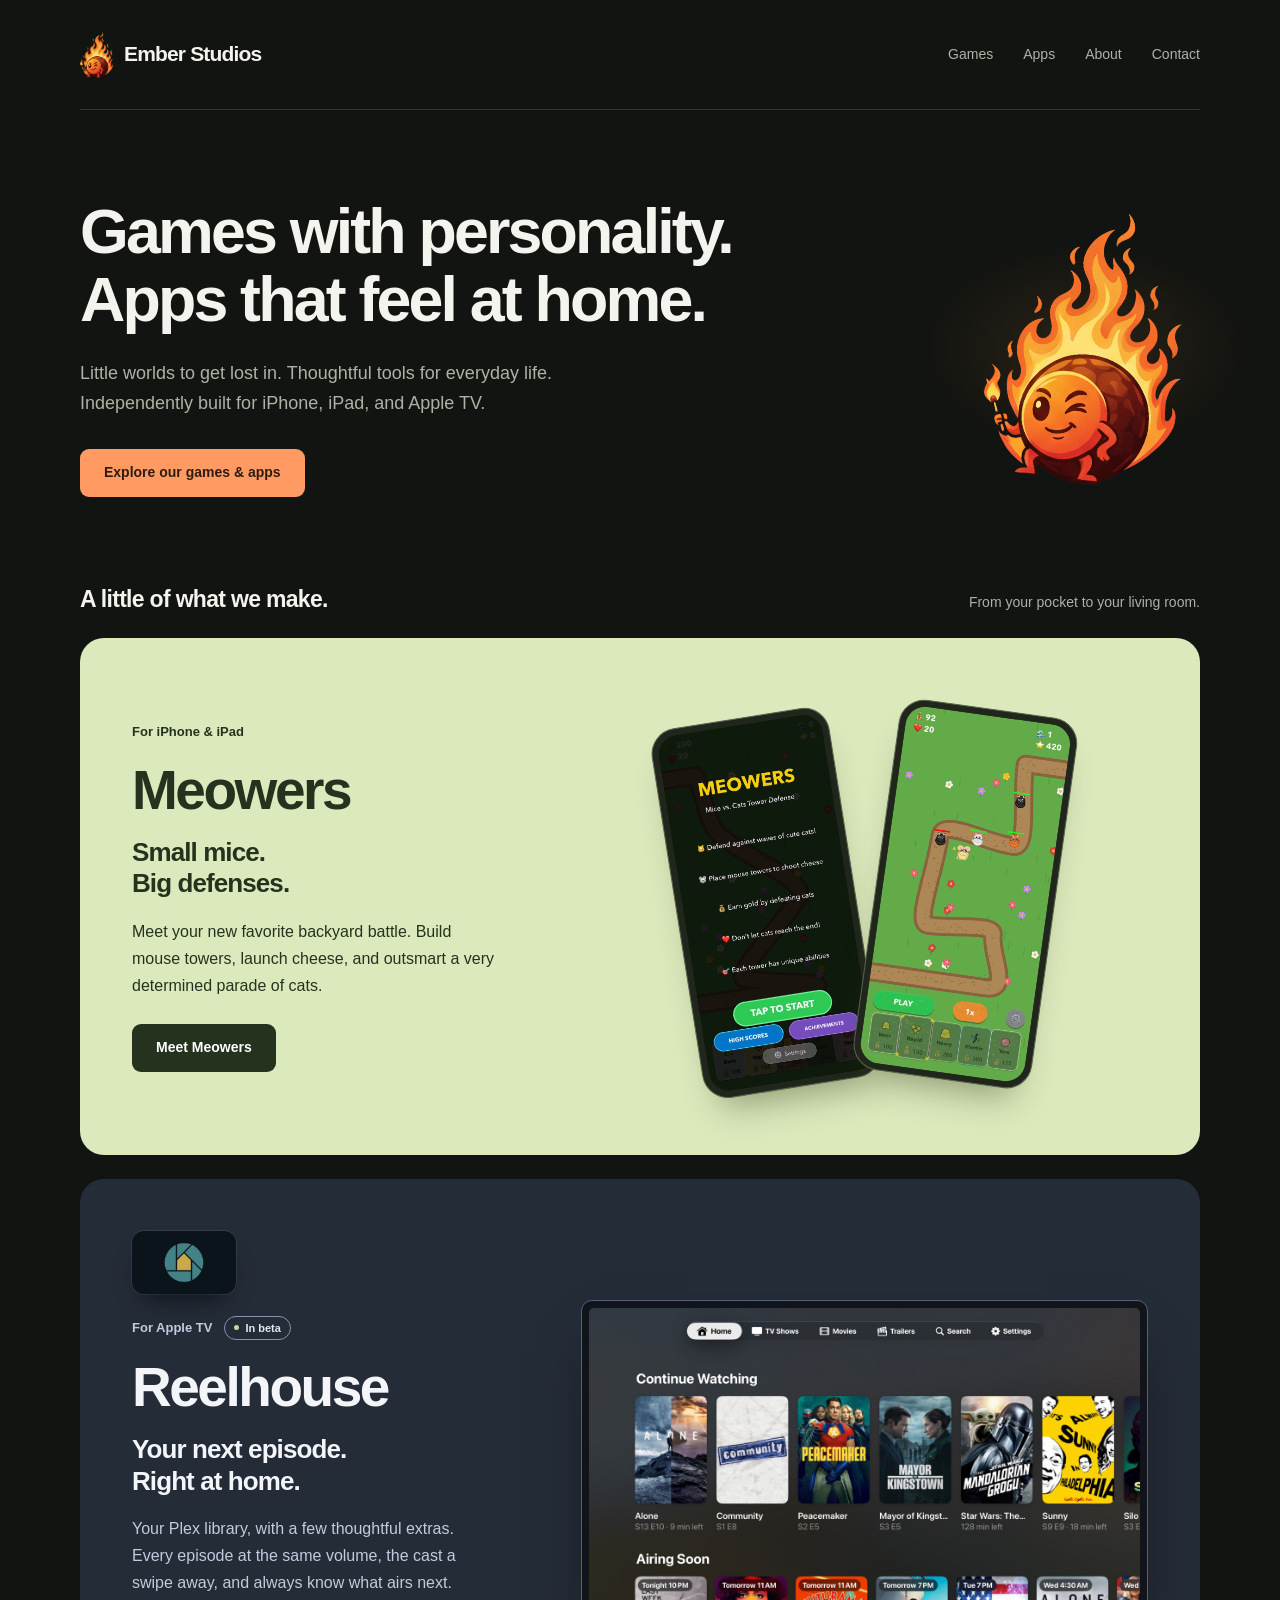
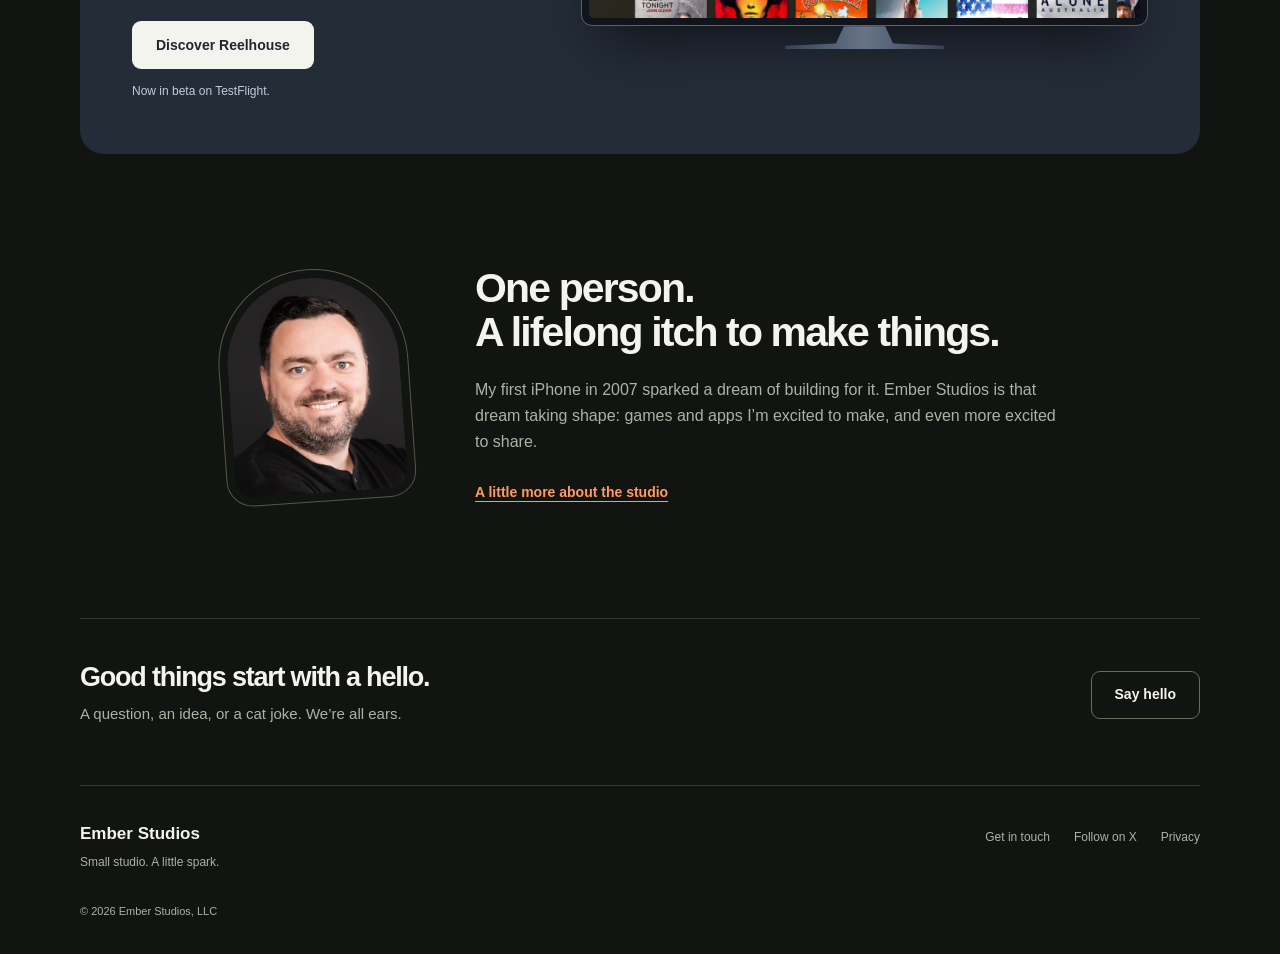
<file: index.html>
<!DOCTYPE html>
<html lang="en">
<head>
  <meta charset="UTF-8">
  <meta name="viewport" content="width=device-width, initial-scale=1.0">
  <title>Ember Studios — Indie Games &amp; Apps for Apple Platforms</title>
  <meta name="description" content="Ember Studios is an indie studio crafting fun, beautifully designed games and apps for iPhone, iPad, and Apple TV.">
  <meta property="og:title" content="Ember Studios">
  <meta property="og:description" content="Indie studio crafting games and apps for Apple platforms.">
  <meta property="og:type" content="website">
  <meta property="og:url" content="https://emberstudios.dev">
  <link rel="apple-touch-icon" sizes="180x180" href="apple-touch-icon.png">
  <link rel="icon" type="image/png" sizes="32x32" href="favicon-32x32.png">
  <link rel="icon" type="image/png" sizes="16x16" href="favicon-16x16.png">
  <link rel="icon" href="favicon.ico">
  <link rel="stylesheet" href="style.css?v=20260923">
</head>
<body>
  <a class="skip-link" href="#main">Skip to content</a>
  <header class="site-header">
    <a class="brand" href="index.html" aria-label="Ember Studios home">
      <img src="logo.png" alt="" width="36" height="50">
      <span>Ember Studios</span>
    </a>
    <nav aria-label="Main navigation">
      <a href="games.html">Games</a>
      <a href="apps.html">Apps</a>
      <a href="about.html">About</a>
      <a href="contact.html">Contact</a>
    </nav>
  </header>
  <main id="main" tabindex="-1" class="home-main">
    <section class="hero" aria-labelledby="hero-title">
      <div class="hero-copy">
        <h1 id="hero-title">Games with personality.<br>Apps that feel at home.</h1>
        <p>Little worlds to get lost in. Thoughtful tools for everyday life.<br class="desktop-break"> Independently built for iPhone, iPad, and Apple TV.</p>
        <a class="button button-primary" href="#our-work">Explore our games &amp; apps</a>
      </div>
      <div class="hero-mascot"><img src="logo.png" alt="Ember, our smiling flame mascot" width="691" height="972" fetchpriority="high"></div>
    </section>

    <section class="work" id="our-work" aria-labelledby="work-title">
      <div class="section-heading"><h2 id="work-title">A little of what we make.</h2><p>From your pocket to your living room.</p></div>
      <article class="product product-meowers">
        <div class="product-copy">
          <p class="platform">For iPhone &amp; iPad</p>
          <h3>Meowers</h3>
          <p class="product-pitch">Small mice.<br>Big defenses.</p>
          <p>Meet your new favorite backyard battle. Build mouse towers, launch cheese, and outsmart a very determined parade of cats.</p>
          <a class="button button-dark" href="games.html">Meet Meowers</a>
        </div>
        <div class="phone-stage" aria-label="Meowers game preview">
          <div class="phone phone-secondary"><img src="assets/meowers_1.jpeg" alt="Meowers title screen with its cats and mice" width="591" height="1280" loading="lazy"></div>
          <div class="phone phone-primary"><img src="assets/meowers_2.jpeg" alt="Mouse towers defending a winding garden path in Meowers" width="591" height="1280" loading="lazy"></div>
        </div>
      </article>
      <article class="product product-airdate">
        <div class="product-copy">
          <img class="app-icon" src="assets/reelhouse-icon.jpeg" alt="" width="640" height="384">
          <p class="platform">For Apple TV <span class="status">In beta</span></p>
          <h3>Reelhouse</h3>
          <p class="product-pitch">Your next episode.<br>Right at home.</p>
          <p>Your Plex library, with a few thoughtful extras. Every episode at the same volume, the cast a swipe away, and always know what airs next.</p>
          <a class="button button-light" href="apps.html">Discover Reelhouse</a>
          <p class="availability">Now in beta on TestFlight.</p>
        </div>
        <div class="tv-stage"><div class="tv"><img src="assets/airdate_1.jpeg" alt="Reelhouse on Apple TV showing Continue Watching and Airing Soon" width="1280" height="720" loading="lazy"></div><div class="tv-stand" aria-hidden="true"></div></div>
      </article>
    </section>

    <section class="founder" aria-labelledby="founder-title">
      <div class="founder-photo"><img src="headshot.jpg" alt="The developer behind Ember Studios" width="400" height="499" loading="lazy"></div>
      <div><h2 id="founder-title">One person.<br>A lifelong itch to make things.</h2>
        <p>My first iPhone in 2007 sparked a dream of building for it. Ember Studios is that dream taking shape: games and apps I’m excited to make, and even more excited to share.</p>
        <a class="text-link" href="about.html">A little more about the studio</a>
      </div>
    </section>
    <section class="hello" aria-labelledby="hello-title"><div><h2 id="hello-title">Good things start with a hello.</h2><p>A question, an idea, or a cat joke. We’re all ears.</p></div><a class="button button-outline" href="contact.html">Say hello</a></section>
  </main>
  <footer class="site-footer">
    <div><a class="footer-brand" href="index.html">Ember Studios</a><p>Small studio. A little spark.</p></div>
    <nav aria-label="Footer navigation">
      <a href="contact.html">Get in touch</a>
      <a href="https://x.com/EmberStudiosHQ" target="_blank" rel="noopener noreferrer">Follow on X</a>
      <a href="privacy.html">Privacy</a>
    </nav>
    <p class="copyright">&copy; 2026 Ember Studios, LLC</p>
  </footer>
</body>
</html>
</file>
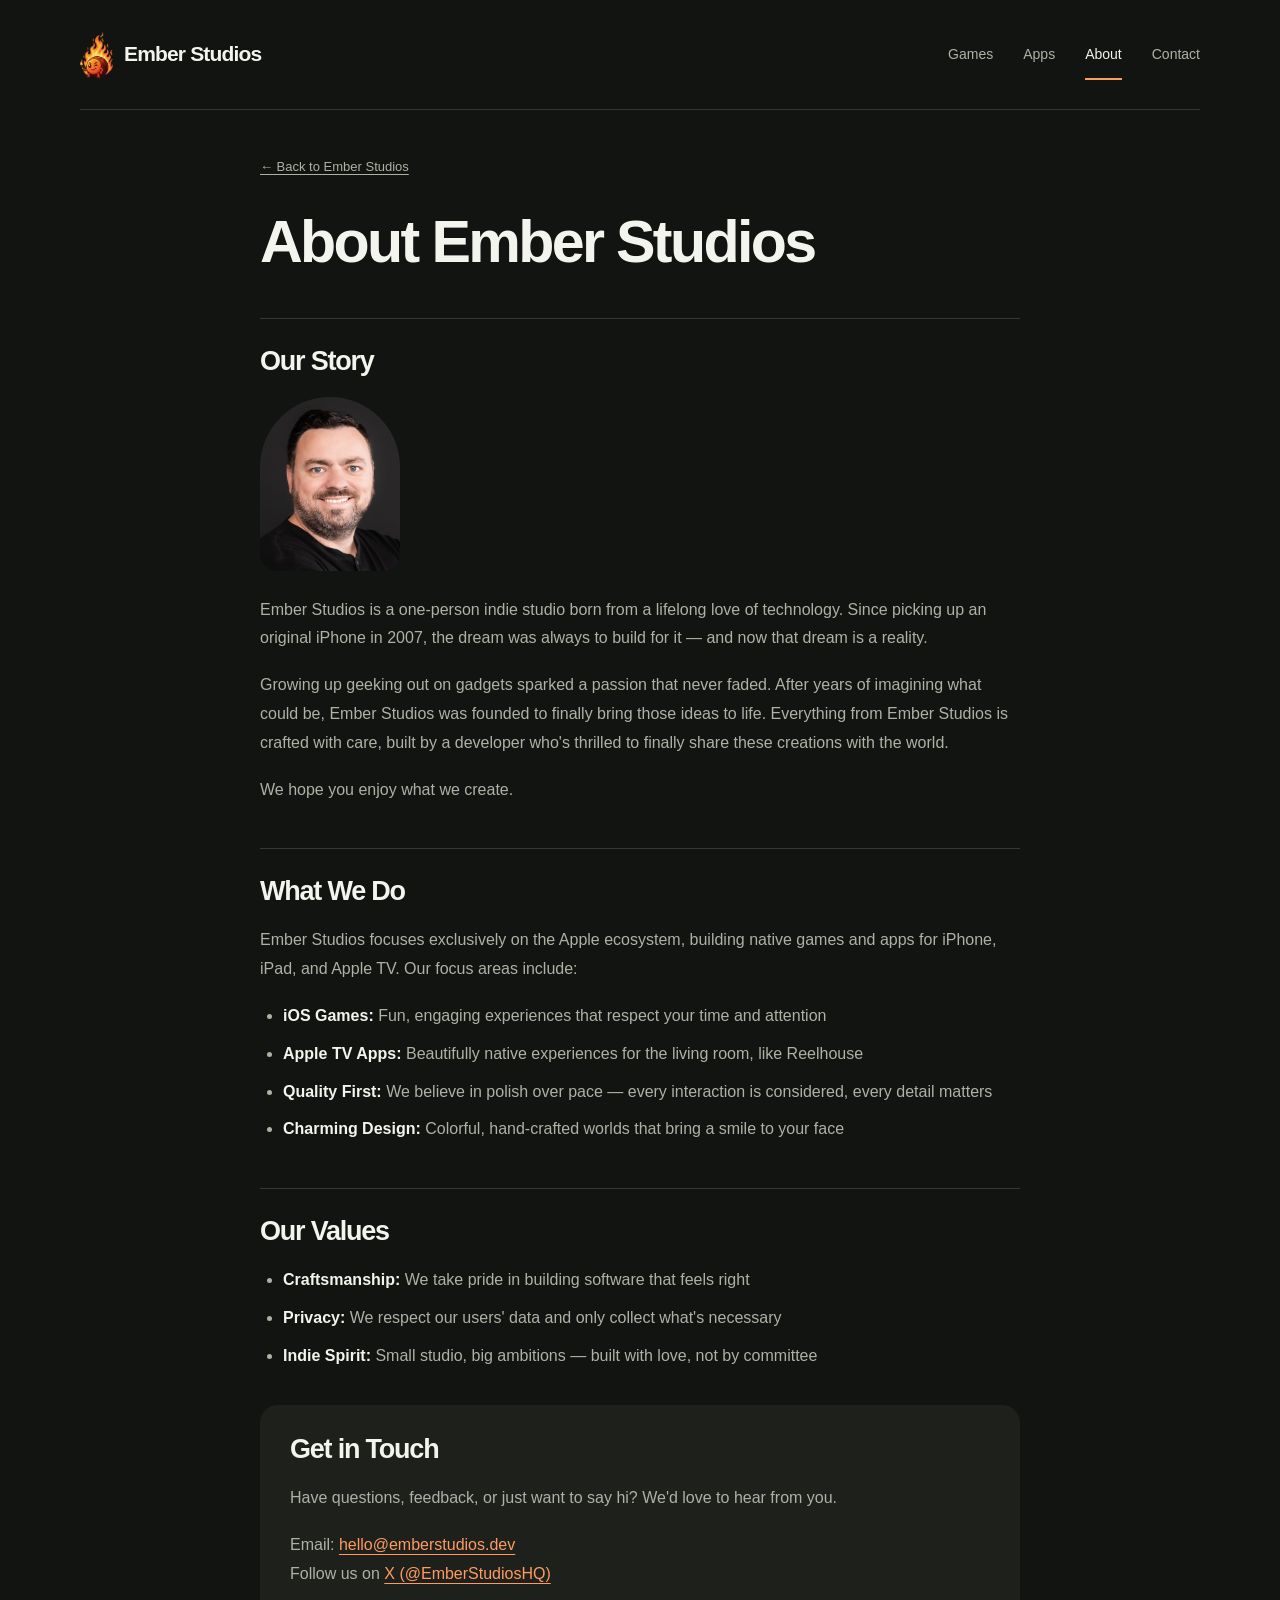
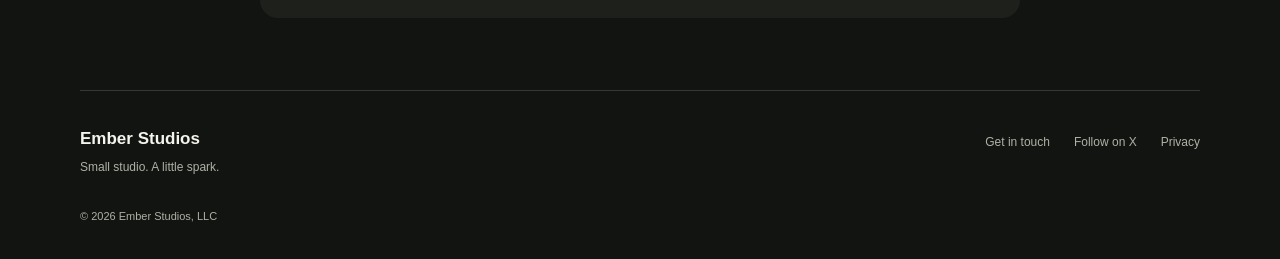
<file: about.html>
<!DOCTYPE html>
<html lang="en">
<head>
  <meta charset="UTF-8">
  <meta name="viewport" content="width=device-width, initial-scale=1.0">
  <title>About — Ember Studios</title>
  <meta name="description" content="Learn about Ember Studios, an indie studio building games and apps for Apple platforms.">
  <link rel="apple-touch-icon" sizes="180x180" href="apple-touch-icon.png">
  <link rel="icon" type="image/png" sizes="32x32" href="favicon-32x32.png">
  <link rel="icon" type="image/png" sizes="16x16" href="favicon-16x16.png">
  <link rel="icon" href="favicon.ico">
  <link rel="stylesheet" href="style.css?v=20260923">
</head>
<body>
  <a class="skip-link" href="#main">Skip to content</a>
  <header class="site-header">
    <a class="brand" href="index.html" aria-label="Ember Studios home">
      <img src="logo.png" alt="" width="36" height="50">
      <span>Ember Studios</span>
    </a>
    <nav aria-label="Main navigation">
      <a href="games.html">Games</a>
      <a href="apps.html">Apps</a>
      <a href="about.html" aria-current="page">About</a>
      <a href="contact.html">Contact</a>
    </nav>
  </header>
  <main id="main" tabindex="-1">
    <div class="page">
      <a href="/" class="back-link">&larr; Back to Ember Studios</a>

      <h1>About Ember Studios</h1>

      <h2>Our Story</h2>
      <img src="headshot.jpg" alt="Founder of Ember Studios" class="headshot" width="120" height="120">
      <p>Ember Studios is a one-person indie studio born from a lifelong love of technology. Since picking up an original iPhone in 2007, the dream was always to build for it — and now that dream is a reality.</p>
      <p>Growing up geeking out on gadgets sparked a passion that never faded. After years of imagining what could be, Ember Studios was founded to finally bring those ideas to life. Everything from Ember Studios is crafted with care, built by a developer who's thrilled to finally share these creations with the world.</p>
      <p>We hope you enjoy what we create.</p>

      <h2>What We Do</h2>
      <p>Ember Studios focuses exclusively on the Apple ecosystem, building native games and apps for iPhone, iPad, and Apple TV. Our focus areas include:</p>
      <ul>
        <li><strong>iOS Games:</strong> Fun, engaging experiences that respect your time and attention</li>
        <li><strong>Apple TV Apps:</strong> Beautifully native experiences for the living room, like Reelhouse</li>
        <li><strong>Quality First:</strong> We believe in polish over pace — every interaction is considered, every detail matters</li>
        <li><strong>Charming Design:</strong> Colorful, hand-crafted worlds that bring a smile to your face</li>
      </ul>

      <h2>Our Values</h2>
      <ul>
        <li><strong>Craftsmanship:</strong> We take pride in building software that feels right</li>
        <li><strong>Privacy:</strong> We respect our users' data and only collect what's necessary</li>
        <li><strong>Indie Spirit:</strong> Small studio, big ambitions — built with love, not by committee</li>
      </ul>

      <div class="contact">
        <h2>Get in Touch</h2>
        <p>Have questions, feedback, or just want to say hi? We'd love to hear from you.</p>
        <p>
          Email: <a href="mailto:hello@emberstudios.dev">hello@emberstudios.dev</a><br>
          Follow us on <a href="https://x.com/EmberStudiosHQ" target="_blank" rel="noopener noreferrer">X (@EmberStudiosHQ)</a>
        </p>
      </div>
    </div>
  </main>
  <footer class="site-footer">
    <div><a class="footer-brand" href="index.html">Ember Studios</a><p>Small studio. A little spark.</p></div>
    <nav aria-label="Footer navigation">
      <a href="contact.html">Get in touch</a>
      <a href="https://x.com/EmberStudiosHQ" target="_blank" rel="noopener noreferrer">Follow on X</a>
      <a href="privacy.html">Privacy</a>
    </nav>
    <p class="copyright">&copy; 2026 Ember Studios, LLC</p>
  </footer>
</body>
</html>
</file>
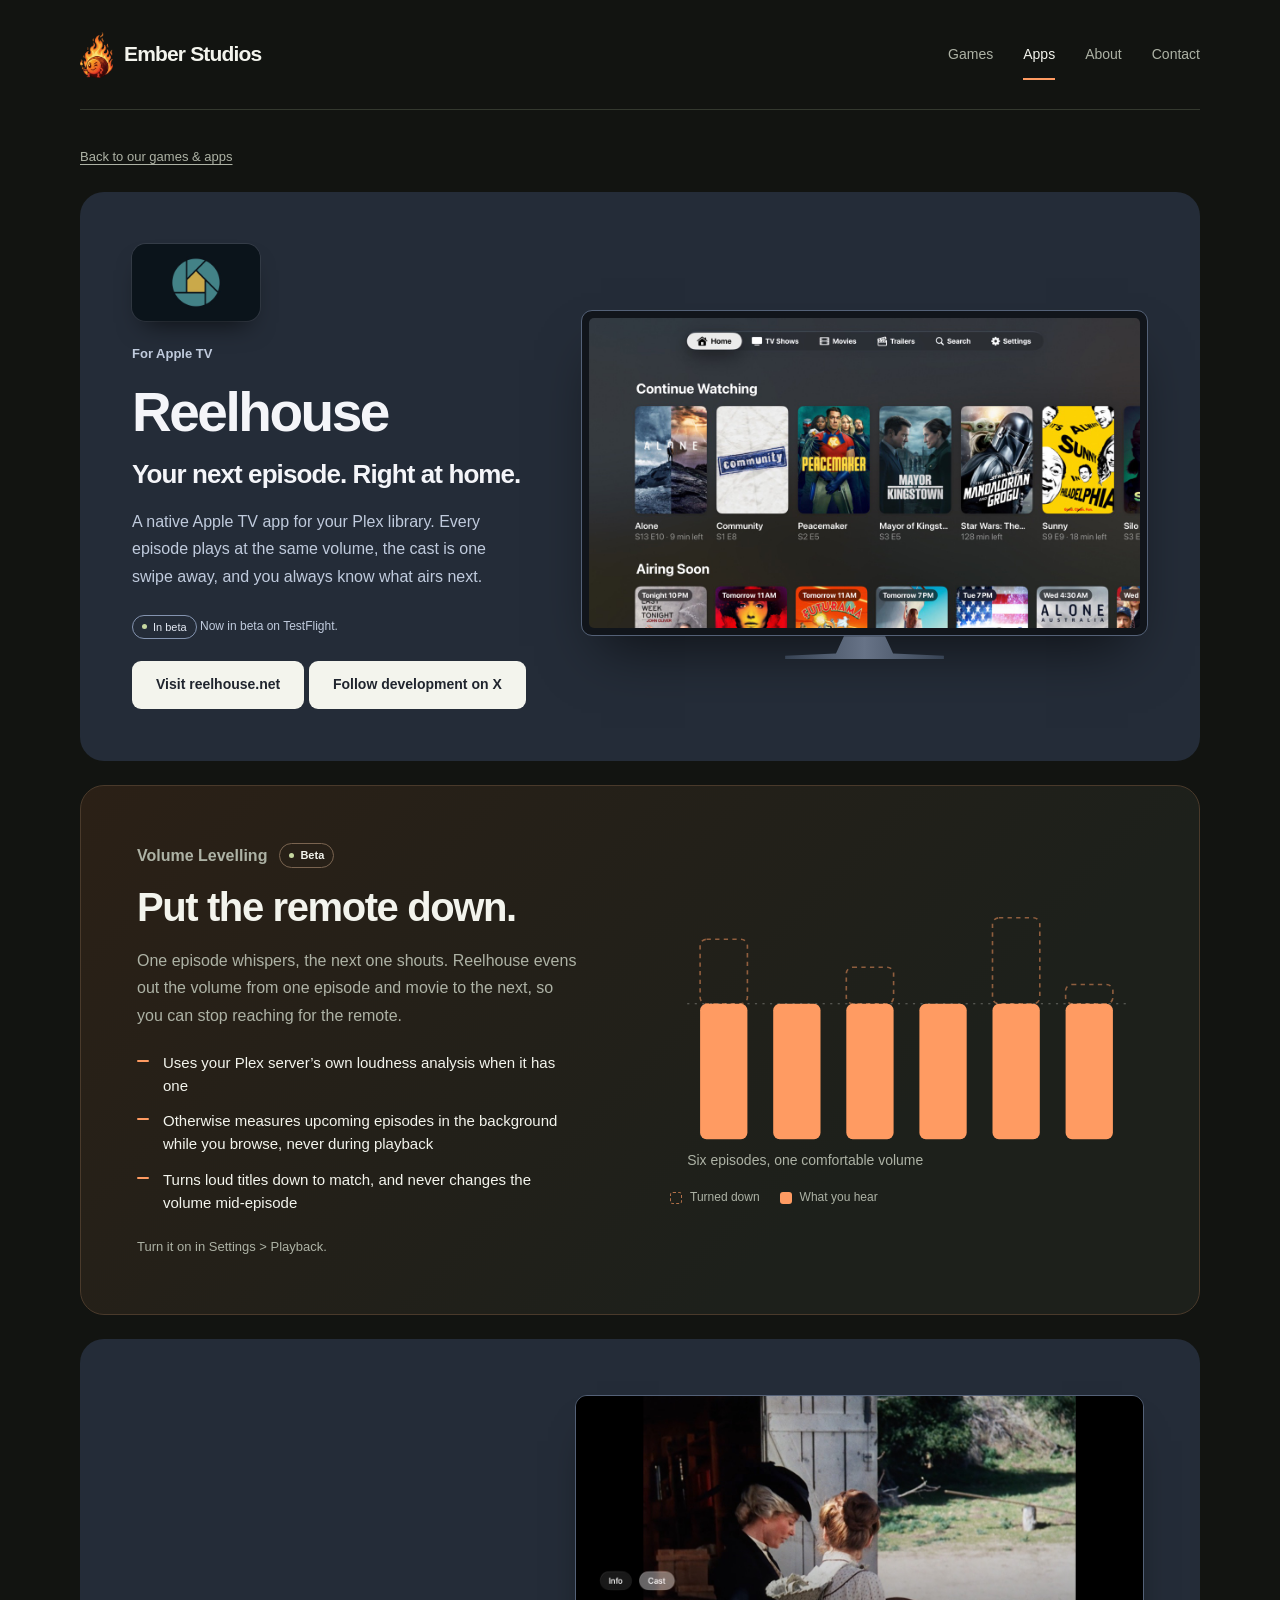
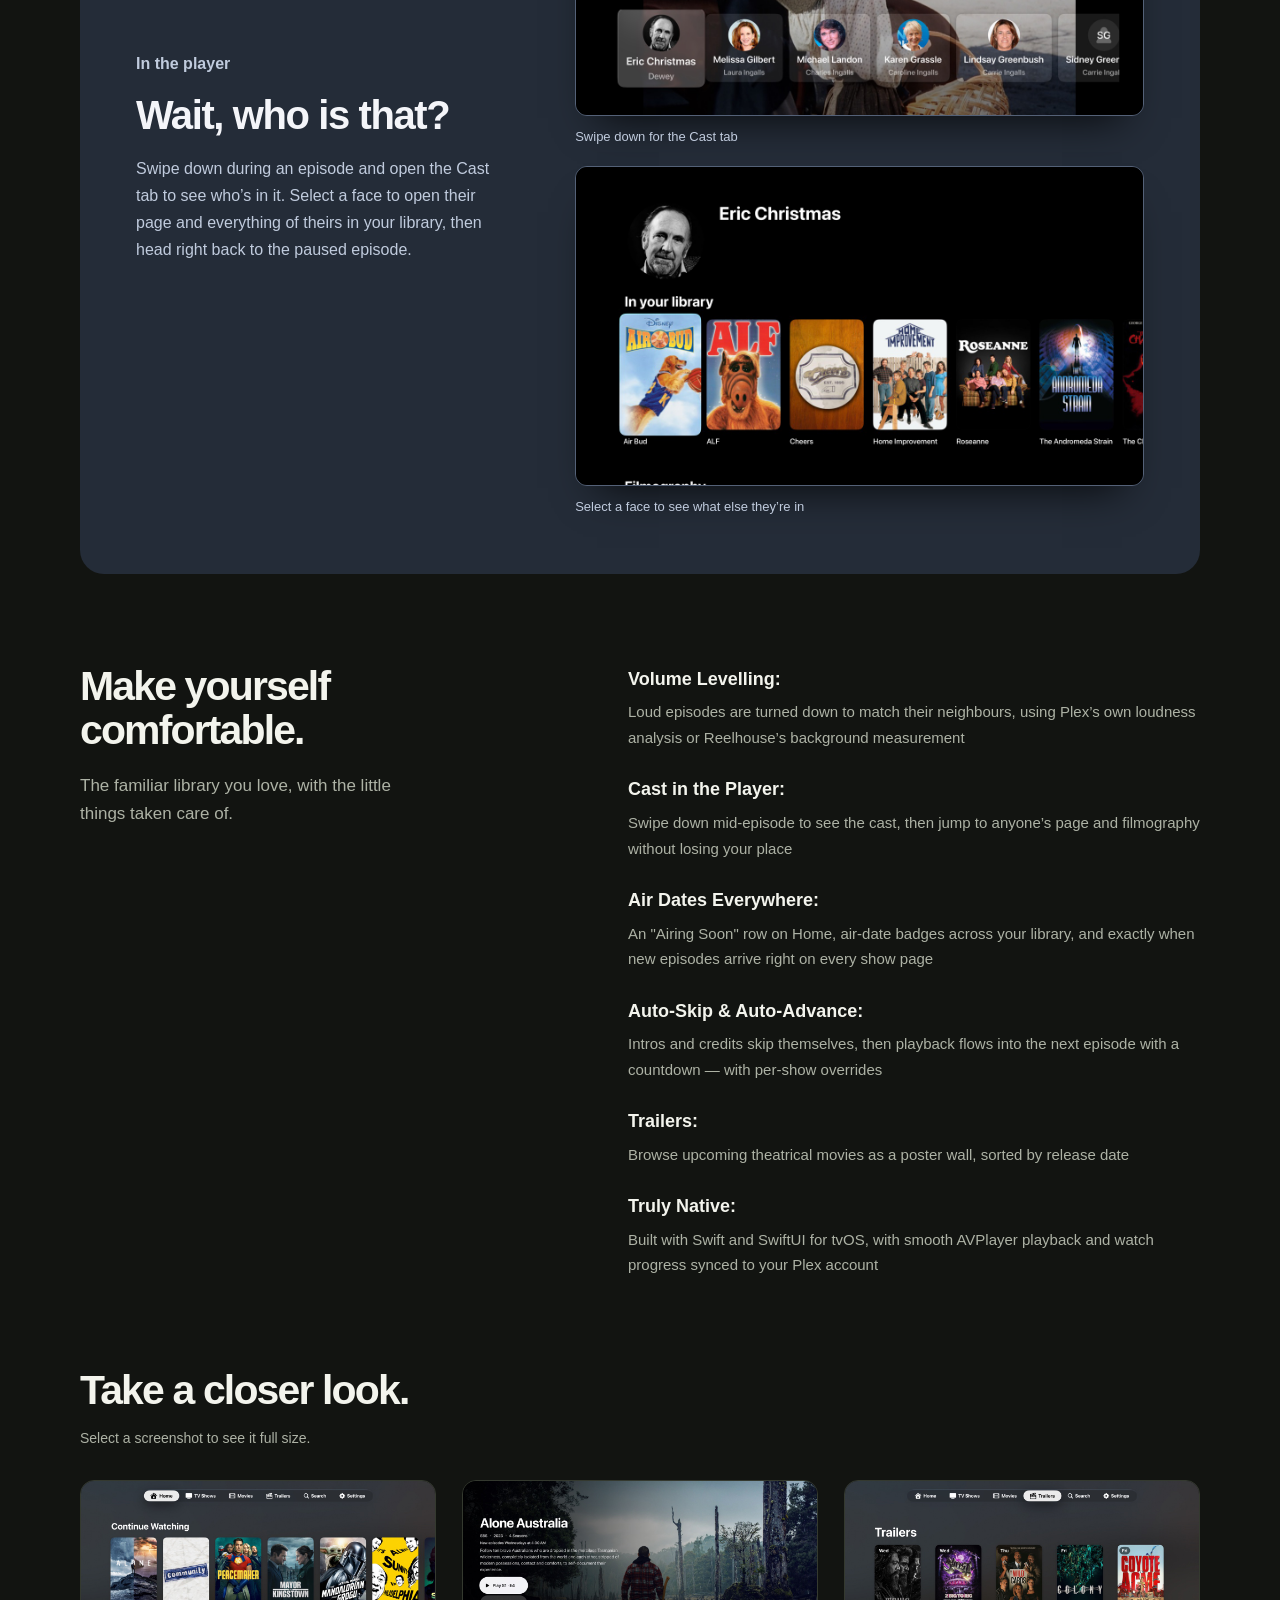
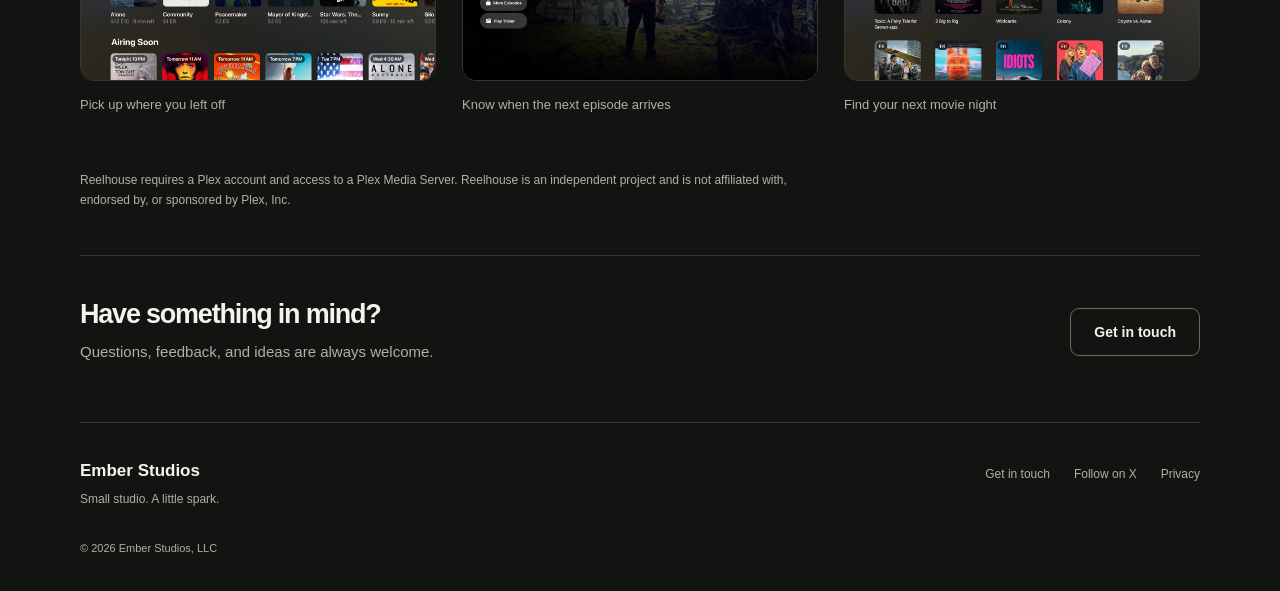
<file: apps.html>
<!DOCTYPE html>
<html lang="en">
<head>
  <meta charset="UTF-8">
  <meta name="viewport" content="width=device-width, initial-scale=1.0">
  <title>Apps — Ember Studios</title>
  <meta name="description" content="Apps from Ember Studios, including Reelhouse — volume levelling, in-player cast, air dates, and auto-skip for your Plex library on Apple TV.">
  <link rel="apple-touch-icon" sizes="180x180" href="apple-touch-icon.png">
  <link rel="icon" type="image/png" sizes="32x32" href="favicon-32x32.png">
  <link rel="icon" type="image/png" sizes="16x16" href="favicon-16x16.png">
  <link rel="icon" href="favicon.ico">
  <link rel="stylesheet" href="style.css?v=20260923">
</head>
<body>
  <a class="skip-link" href="#main">Skip to content</a>
  <header class="site-header">
    <a class="brand" href="index.html" aria-label="Ember Studios home">
      <img src="logo.png" alt="" width="36" height="50">
      <span>Ember Studios</span>
    </a>
    <nav aria-label="Main navigation">
      <a href="games.html">Games</a>
      <a href="apps.html" aria-current="page">Apps</a>
      <a href="about.html">About</a>
      <a href="contact.html">Contact</a>
    </nav>
  </header>
  <main id="main" tabindex="-1" class="product-page">
    <a href="index.html#our-work" class="back-link">Back to our games &amp; apps</a>
    <section class="product product-airdate product-detail" aria-labelledby="product-title">
      <div class="product-copy"><img class="app-icon" src="assets/reelhouse-icon.jpeg" alt="Reelhouse app icon" width="640" height="384"><p class="platform">For Apple TV</p><h1 id="product-title">Reelhouse</h1><p class="product-pitch">Your next episode. Right at home.</p><p>A native Apple TV app for your Plex library. Every episode plays at the same volume, the cast is one swipe away, and you always know what airs next.</p><p class="availability"><span class="status">In beta</span> Now in beta on TestFlight.</p><a class="button button-light" href="https://reelhouse.net">Visit reelhouse.net</a> <a class="button button-light" href="https://x.com/EmberStudiosHQ" target="_blank" rel="noopener noreferrer">Follow development on X</a></div>
      <div class="tv-stage"><div class="tv"><img src="assets/airdate_1.jpeg" alt="Reelhouse home screen with Continue Watching and Airing Soon" width="1280" height="720" fetchpriority="high"></div><div class="tv-stand" aria-hidden="true"></div></div>
    </section>
    <section class="levelling" aria-labelledby="levelling-title">
      <div class="levelling-copy">
        <p class="eyebrow">Volume Levelling <span class="status">Beta</span></p>
        <h2 id="levelling-title">Put the remote down.</h2>
        <p>One episode whispers, the next one shouts. Reelhouse evens out the volume from one episode and movie to the next, so you can stop reaching for the remote.</p>
        <ul>
          <li>Uses your Plex server’s own loudness analysis when it has one</li>
          <li>Otherwise measures upcoming episodes in the background while you browse, never during playback</li>
          <li>Turns loud titles down to match, and never changes the volume mid-episode</li>
        </ul>
        <p class="levelling-note">Turn it on in Settings &gt; Playback.</p>
      </div>
      <figure class="levelling-chart">
        <svg viewBox="0 0 440 260" role="img" aria-labelledby="levelling-chart-title">
          <title id="levelling-chart-title">Six episodes with uneven loudness. With levelling, the louder episodes are turned down to meet the quieter ones.</title>
          <line class="target" x1="16" x2="424" y1="104" y2="104"/>
          <g class="bar"><rect class="trim" x="28" y="44" width="44" height="60" rx="6"/><rect x="28" y="104" width="44" height="126" rx="6"/></g>
          <g class="bar"><rect x="96" y="104" width="44" height="126" rx="6"/></g>
          <g class="bar"><rect class="trim" x="164" y="70" width="44" height="34" rx="6"/><rect x="164" y="104" width="44" height="126" rx="6"/></g>
          <g class="bar"><rect x="232" y="104" width="44" height="126" rx="6"/></g>
          <g class="bar"><rect class="trim" x="300" y="24" width="44" height="80" rx="6"/><rect x="300" y="104" width="44" height="126" rx="6"/></g>
          <g class="bar"><rect class="trim" x="368" y="86" width="44" height="18" rx="6"/><rect x="368" y="104" width="44" height="126" rx="6"/></g>
          <text x="16" y="254">Six episodes, one comfortable volume</text>
        </svg>
        <figcaption><span class="key key-trim"></span>Turned down <span class="key key-level"></span>What you hear</figcaption>
      </figure>
    </section>
    <section class="cast-feature" aria-labelledby="cast-title">
      <div class="cast-copy">
        <p class="eyebrow">In the player</p>
        <h2 id="cast-title">Wait, who is that?</h2>
        <p>Swipe down during an episode and open the Cast tab to see who’s in it. Select a face to open their page and everything of theirs in your library, then head right back to the paused episode.</p>
      </div>
      <div class="cast-shots"><figure><a href="assets/airdate_cast_1.jpeg" aria-label="View full-size screenshot of the Cast tab"><img src="assets/airdate_cast_1.jpeg" alt="The Cast tab open over a paused episode, showing a row of cast headshots with names and roles" width="1280" height="720" loading="lazy"></a><figcaption>Swipe down for the Cast tab</figcaption></figure><figure><a href="assets/airdate_cast_2.jpeg" aria-label="View full-size screenshot of an actor page"><img src="assets/airdate_cast_2.jpeg" alt="An actor page opened from the player, listing the titles in your library they appear in" width="1280" height="720" loading="lazy"></a><figcaption>Select a face to see what else they’re in</figcaption></figure></div>
    </section>
    <section class="product-features" aria-labelledby="features-title"><div><h2 id="features-title">Make yourself comfortable.</h2><p>The familiar library you love, with the little things taken care of.</p></div><ul>
          <li><strong>Volume Levelling:</strong> Loud episodes are turned down to match their neighbours, using Plex’s own loudness analysis or Reelhouse’s background measurement</li>
          <li><strong>Cast in the Player:</strong> Swipe down mid-episode to see the cast, then jump to anyone’s page and filmography without losing your place</li>
          <li><strong>Air Dates Everywhere:</strong> An "Airing Soon" row on Home, air-date badges across your library, and exactly when new episodes arrive right on every show page</li>
          <li><strong>Auto-Skip &amp; Auto-Advance:</strong> Intros and credits skip themselves, then playback flows into the next episode with a countdown — with per-show overrides</li>
          <li><strong>Trailers:</strong> Browse upcoming theatrical movies as a poster wall, sorted by release date</li>
          <li><strong>Truly Native:</strong> Built with Swift and SwiftUI for tvOS, with smooth AVPlayer playback and watch progress synced to your Plex account</li>
        </ul></section>
    <section class="screenshots-section" aria-labelledby="screenshots-title"><h2 id="screenshots-title">Take a closer look.</h2><p>Select a screenshot to see it full size.</p><div class="screenshots screenshots-airdate"><figure><a href="assets/airdate_1.jpeg" aria-label="View full-size Reelhouse screenshot 1"><img src="assets/airdate_1.jpeg" alt="Reelhouse home screen with Continue Watching and Airing Soon" width="1280" height="720" loading="lazy"></a><figcaption>Pick up where you left off</figcaption></figure><figure><a href="assets/airdate_2.jpeg" aria-label="View full-size Reelhouse screenshot 2"><img src="assets/airdate_2.jpeg" alt="Reelhouse show page displaying upcoming air dates" width="1280" height="720" loading="lazy"></a><figcaption>Know when the next episode arrives</figcaption></figure><figure><a href="assets/airdate_3.jpeg" aria-label="View full-size Reelhouse screenshot 3"><img src="assets/airdate_3.jpeg" alt="Reelhouse upcoming movie trailers and release dates" width="1280" height="720" loading="lazy"></a><figcaption>Find your next movie night</figcaption></figure></div></section>
    <p class="fine-print">Reelhouse requires a Plex account and access to a Plex Media Server. Reelhouse is an independent project and is not affiliated with, endorsed by, or sponsored by Plex, Inc.</p>
    <section class="hello" aria-labelledby="hello-title"><div><h2 id="hello-title">Have something in mind?</h2><p>Questions, feedback, and ideas are always welcome.</p></div><a class="button button-outline" href="contact.html">Get in touch</a></section>
  </main>
  <footer class="site-footer">
    <div><a class="footer-brand" href="index.html">Ember Studios</a><p>Small studio. A little spark.</p></div>
    <nav aria-label="Footer navigation">
      <a href="contact.html">Get in touch</a>
      <a href="https://x.com/EmberStudiosHQ" target="_blank" rel="noopener noreferrer">Follow on X</a>
      <a href="privacy.html">Privacy</a>
    </nav>
    <p class="copyright">&copy; 2026 Ember Studios, LLC</p>
  </footer>
</body>
</html>
</file>
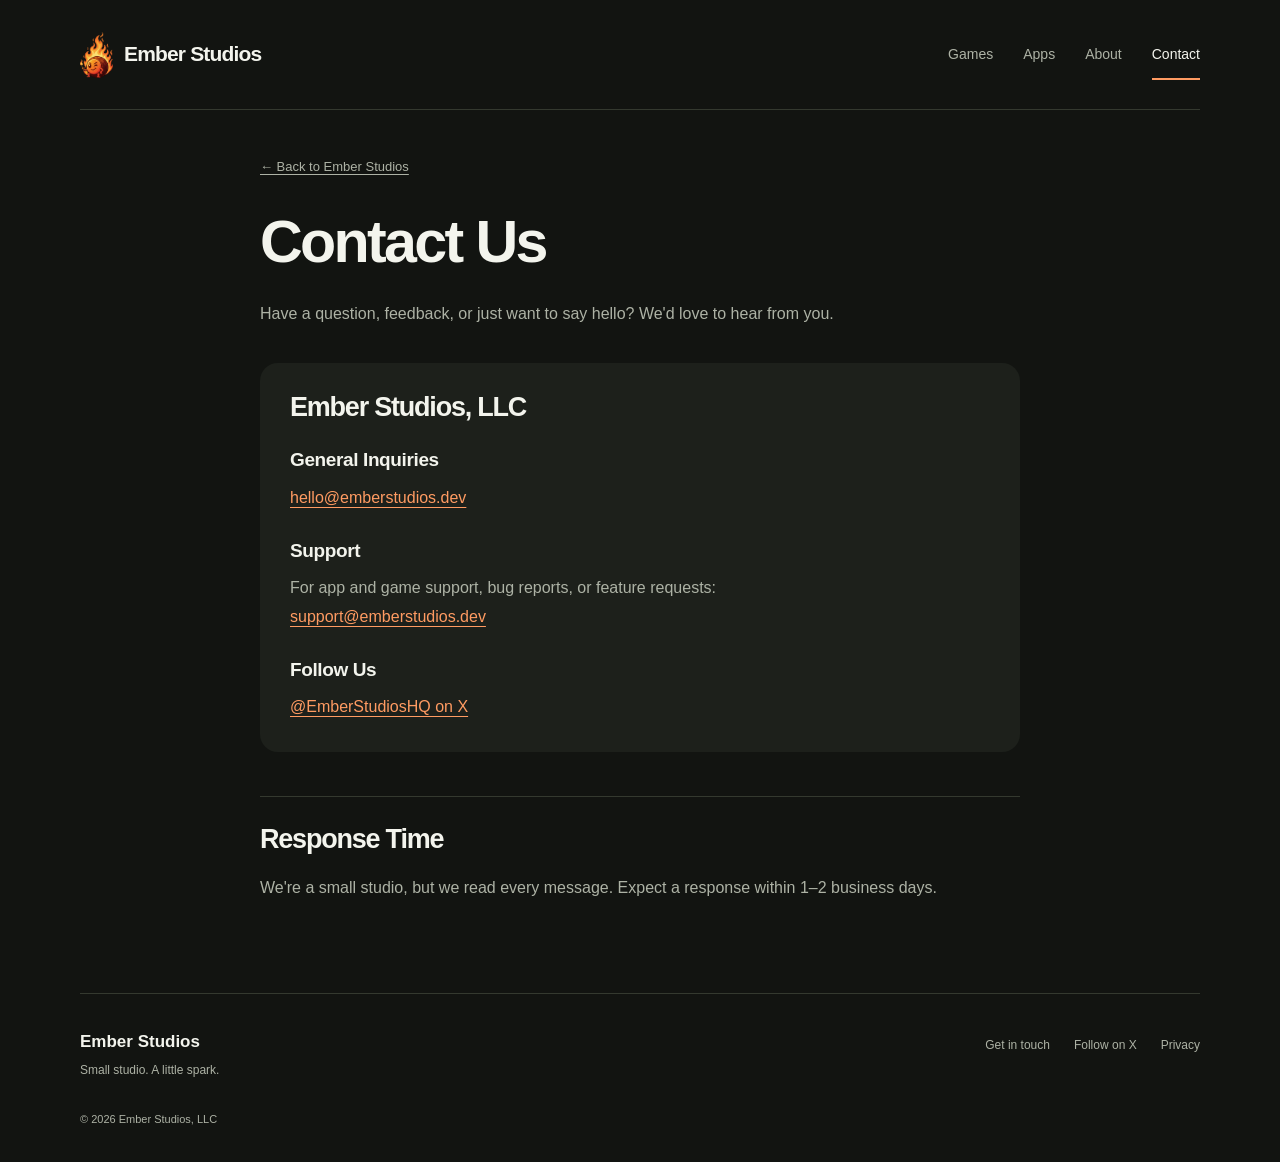
<file: contact.html>
<!DOCTYPE html>
<html lang="en">
<head>
  <meta charset="UTF-8">
  <meta name="viewport" content="width=device-width, initial-scale=1.0">
  <title>Contact — Ember Studios</title>
  <meta name="description" content="Get in touch with Ember Studios. We'd love to hear from you.">
  <link rel="apple-touch-icon" sizes="180x180" href="apple-touch-icon.png">
  <link rel="icon" type="image/png" sizes="32x32" href="favicon-32x32.png">
  <link rel="icon" type="image/png" sizes="16x16" href="favicon-16x16.png">
  <link rel="icon" href="favicon.ico">
  <link rel="stylesheet" href="style.css?v=20260923">
</head>
<body>
  <a class="skip-link" href="#main">Skip to content</a>
  <header class="site-header">
    <a class="brand" href="index.html" aria-label="Ember Studios home">
      <img src="logo.png" alt="" width="36" height="50">
      <span>Ember Studios</span>
    </a>
    <nav aria-label="Main navigation">
      <a href="games.html">Games</a>
      <a href="apps.html">Apps</a>
      <a href="about.html">About</a>
      <a href="contact.html" aria-current="page">Contact</a>
    </nav>
  </header>
  <main id="main" tabindex="-1">
    <div class="page">
      <a href="/" class="back-link">&larr; Back to Ember Studios</a>

      <h1>Contact Us</h1>
      <p>Have a question, feedback, or just want to say hello? We'd love to hear from you.</p>

      <div class="contact">
        <h2>Ember Studios, LLC</h2>

        <h3>General Inquiries</h3>
        <p>
          <a href="mailto:hello@emberstudios.dev">hello@emberstudios.dev</a>
        </p>

        <h3>Support</h3>
        <p>
          For app and game support, bug reports, or feature requests:<br>
          <a href="mailto:support@emberstudios.dev">support@emberstudios.dev</a>
        </p>

        <h3>Follow Us</h3>
        <p>
          <a href="https://x.com/EmberStudiosHQ" target="_blank" rel="noopener noreferrer">@EmberStudiosHQ on X</a>
        </p>
      </div>

      <h2>Response Time</h2>
      <p>We're a small studio, but we read every message. Expect a response within 1–2 business days.</p>
    </div>
  </main>
  <footer class="site-footer">
    <div><a class="footer-brand" href="index.html">Ember Studios</a><p>Small studio. A little spark.</p></div>
    <nav aria-label="Footer navigation">
      <a href="contact.html" aria-current="page">Get in touch</a>
      <a href="https://x.com/EmberStudiosHQ" target="_blank" rel="noopener noreferrer">Follow on X</a>
      <a href="privacy.html">Privacy</a>
    </nav>
    <p class="copyright">&copy; 2026 Ember Studios, LLC</p>
  </footer>
</body>
</html>
</file>
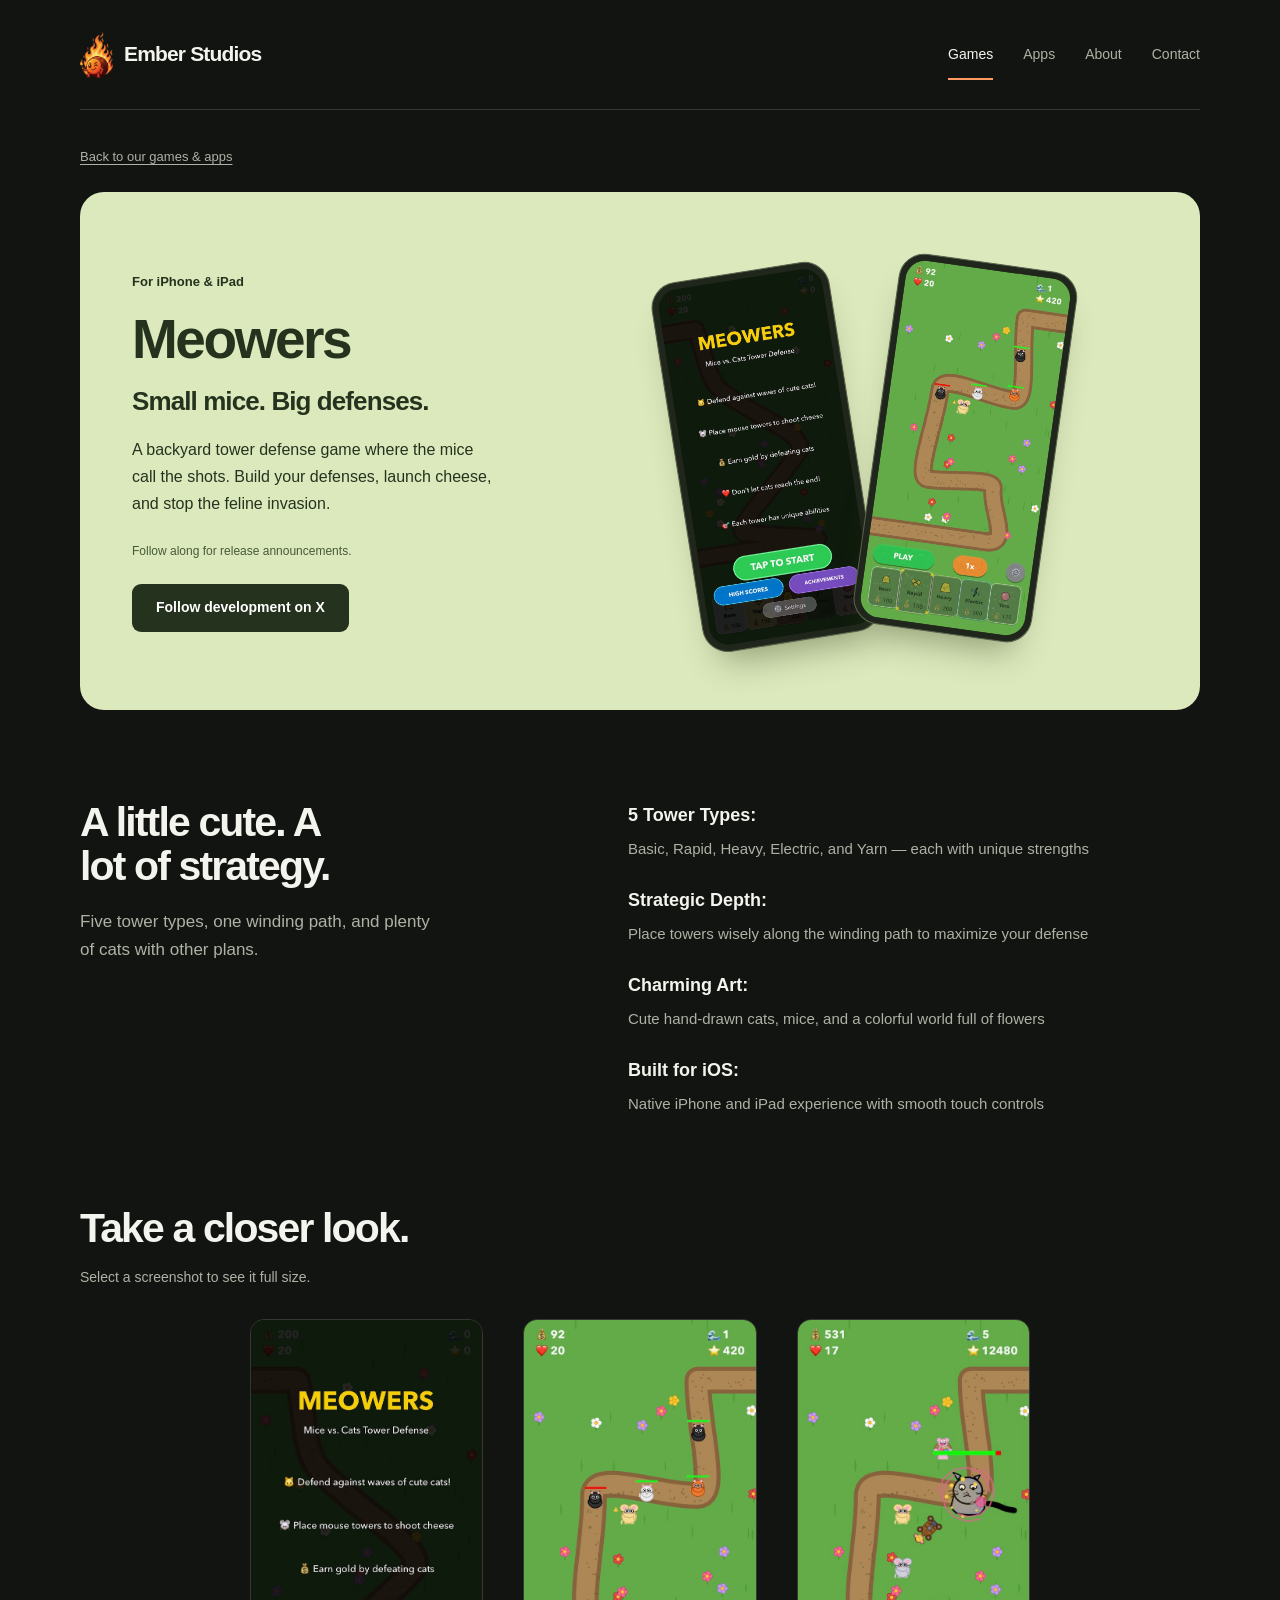
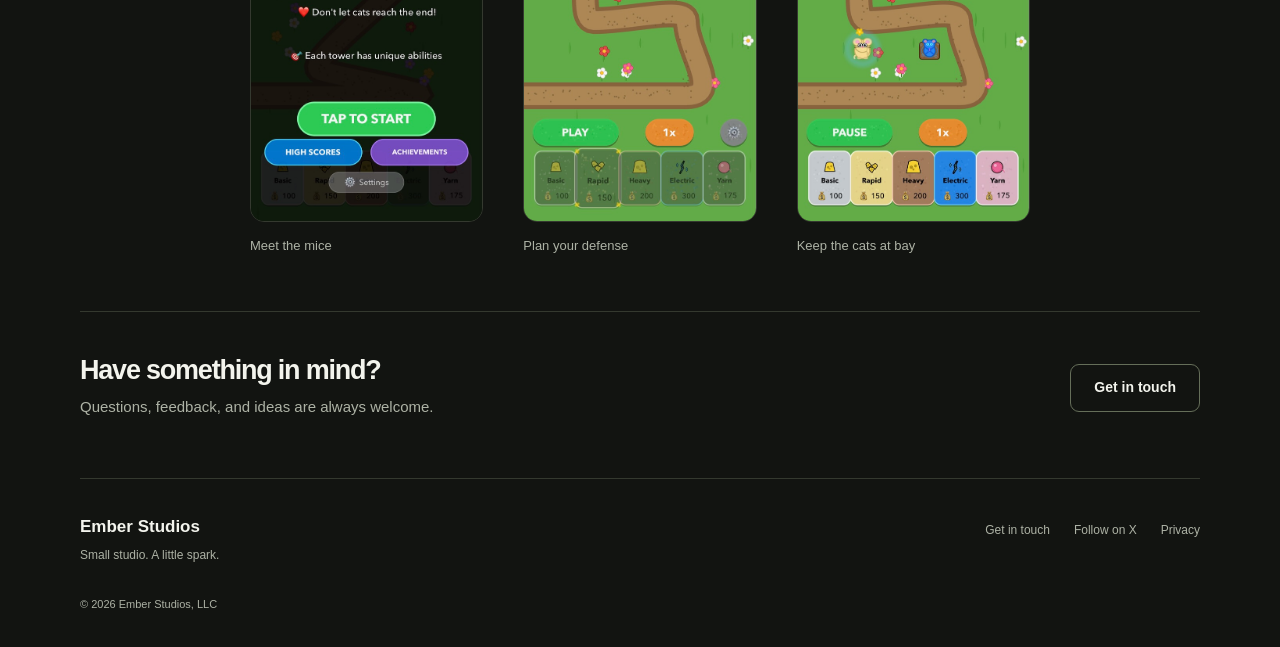
<file: games.html>
<!DOCTYPE html>
<html lang="en">
<head>
  <meta charset="UTF-8">
  <meta name="viewport" content="width=device-width, initial-scale=1.0">
  <title>Games — Ember Studios</title>
  <meta name="description" content="iOS games from Ember Studios. See what we're building.">
  <link rel="apple-touch-icon" sizes="180x180" href="apple-touch-icon.png">
  <link rel="icon" type="image/png" sizes="32x32" href="favicon-32x32.png">
  <link rel="icon" type="image/png" sizes="16x16" href="favicon-16x16.png">
  <link rel="icon" href="favicon.ico">
  <link rel="stylesheet" href="style.css?v=20260923">
</head>
<body>
  <a class="skip-link" href="#main">Skip to content</a>
  <header class="site-header">
    <a class="brand" href="index.html" aria-label="Ember Studios home">
      <img src="logo.png" alt="" width="36" height="50">
      <span>Ember Studios</span>
    </a>
    <nav aria-label="Main navigation">
      <a href="games.html" aria-current="page">Games</a>
      <a href="apps.html">Apps</a>
      <a href="about.html">About</a>
      <a href="contact.html">Contact</a>
    </nav>
  </header>
  <main id="main" tabindex="-1" class="product-page">
    <a href="index.html#our-work" class="back-link">Back to our games &amp; apps</a>
    <section class="product product-meowers product-detail" aria-labelledby="product-title">
      <div class="product-copy"><p class="platform">For iPhone &amp; iPad</p><h1 id="product-title">Meowers</h1><p class="product-pitch">Small mice. Big defenses.</p><p>A backyard tower defense game where the mice call the shots. Build your defenses, launch cheese, and stop the feline invasion.</p><p class="availability">Follow along for release announcements.</p><a class="button button-dark" href="https://x.com/EmberStudiosHQ" target="_blank" rel="noopener noreferrer">Follow development on X</a></div>
      <div class="phone-stage"><div class="phone phone-secondary"><img src="assets/meowers_1.jpeg" alt="Meowers title screen" width="591" height="1280"></div><div class="phone phone-primary"><img src="assets/meowers_2.jpeg" alt="Meowers mouse towers defending against cats" width="591" height="1280" fetchpriority="high"></div></div>
    </section>
    <section class="product-features" aria-labelledby="features-title"><div><h2 id="features-title">A little cute. A lot of strategy.</h2><p>Five tower types, one winding path, and plenty of cats with other plans.</p></div><ul>
          <li><strong>5 Tower Types:</strong> Basic, Rapid, Heavy, Electric, and Yarn — each with unique strengths</li>
          <li><strong>Strategic Depth:</strong> Place towers wisely along the winding path to maximize your defense</li>
          <li><strong>Charming Art:</strong> Cute hand-drawn cats, mice, and a colorful world full of flowers</li>
          <li><strong>Built for iOS:</strong> Native iPhone and iPad experience with smooth touch controls</li>
        </ul></section>
    <section class="screenshots-section" aria-labelledby="screenshots-title"><h2 id="screenshots-title">Take a closer look.</h2><p>Select a screenshot to see it full size.</p><div class="screenshots screenshots-meowers"><figure><a href="assets/meowers_1.jpeg" aria-label="View full-size Meowers screenshot 1"><img src="assets/meowers_1.jpeg" alt="Meowers title screen and game features" width="591" height="1280" loading="lazy"></a><figcaption>Meet the mice</figcaption></figure><figure><a href="assets/meowers_2.jpeg" aria-label="View full-size Meowers screenshot 2"><img src="assets/meowers_2.jpeg" alt="Mouse towers defending the garden path" width="591" height="1280" loading="lazy"></a><figcaption>Plan your defense</figcaption></figure><figure><a href="assets/meowers_3.jpeg" aria-label="View full-size Meowers screenshot 3"><img src="assets/meowers_3.jpeg" alt="Upgraded mouse towers battling waves of cats" width="591" height="1280" loading="lazy"></a><figcaption>Keep the cats at bay</figcaption></figure></div></section>

    <section class="hello" aria-labelledby="hello-title"><div><h2 id="hello-title">Have something in mind?</h2><p>Questions, feedback, and ideas are always welcome.</p></div><a class="button button-outline" href="contact.html">Get in touch</a></section>
  </main>
  <footer class="site-footer">
    <div><a class="footer-brand" href="index.html">Ember Studios</a><p>Small studio. A little spark.</p></div>
    <nav aria-label="Footer navigation">
      <a href="contact.html">Get in touch</a>
      <a href="https://x.com/EmberStudiosHQ" target="_blank" rel="noopener noreferrer">Follow on X</a>
      <a href="privacy.html">Privacy</a>
    </nav>
    <p class="copyright">&copy; 2026 Ember Studios, LLC</p>
  </footer>
</body>
</html>
</file>
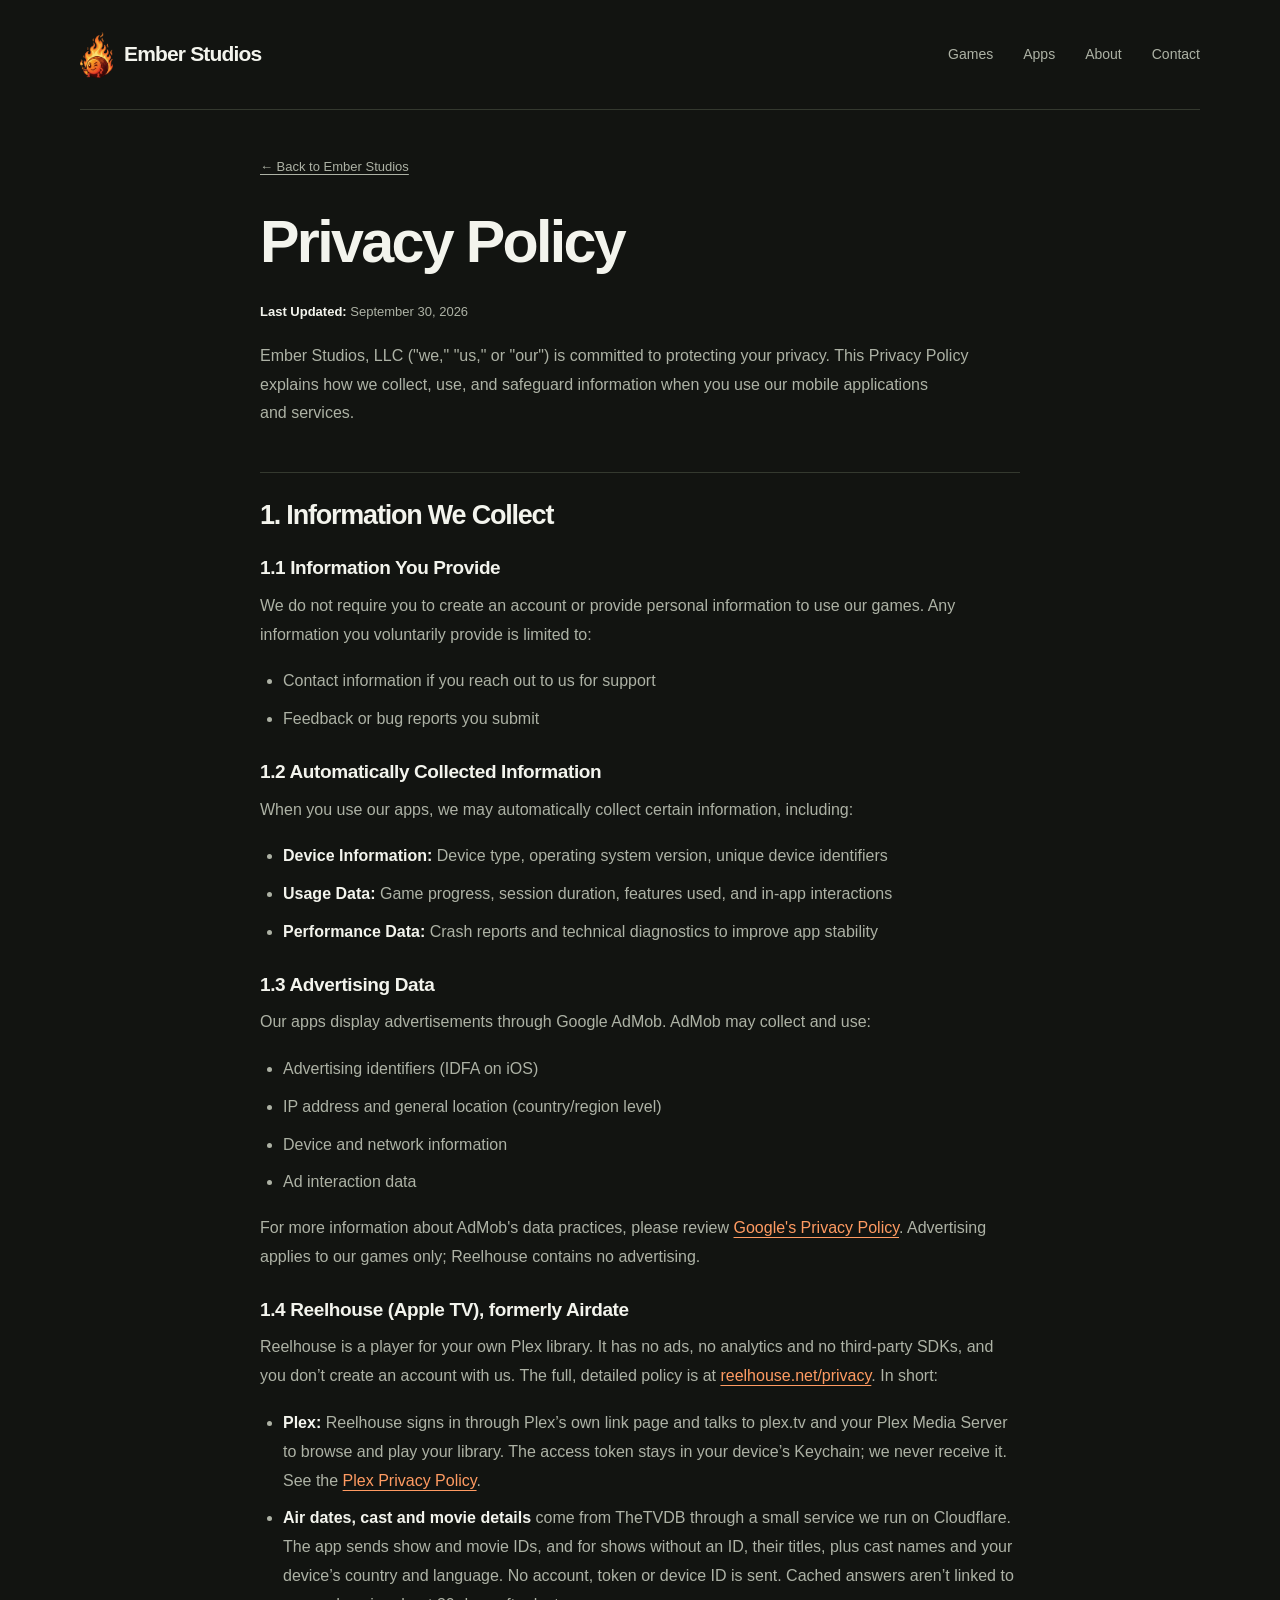
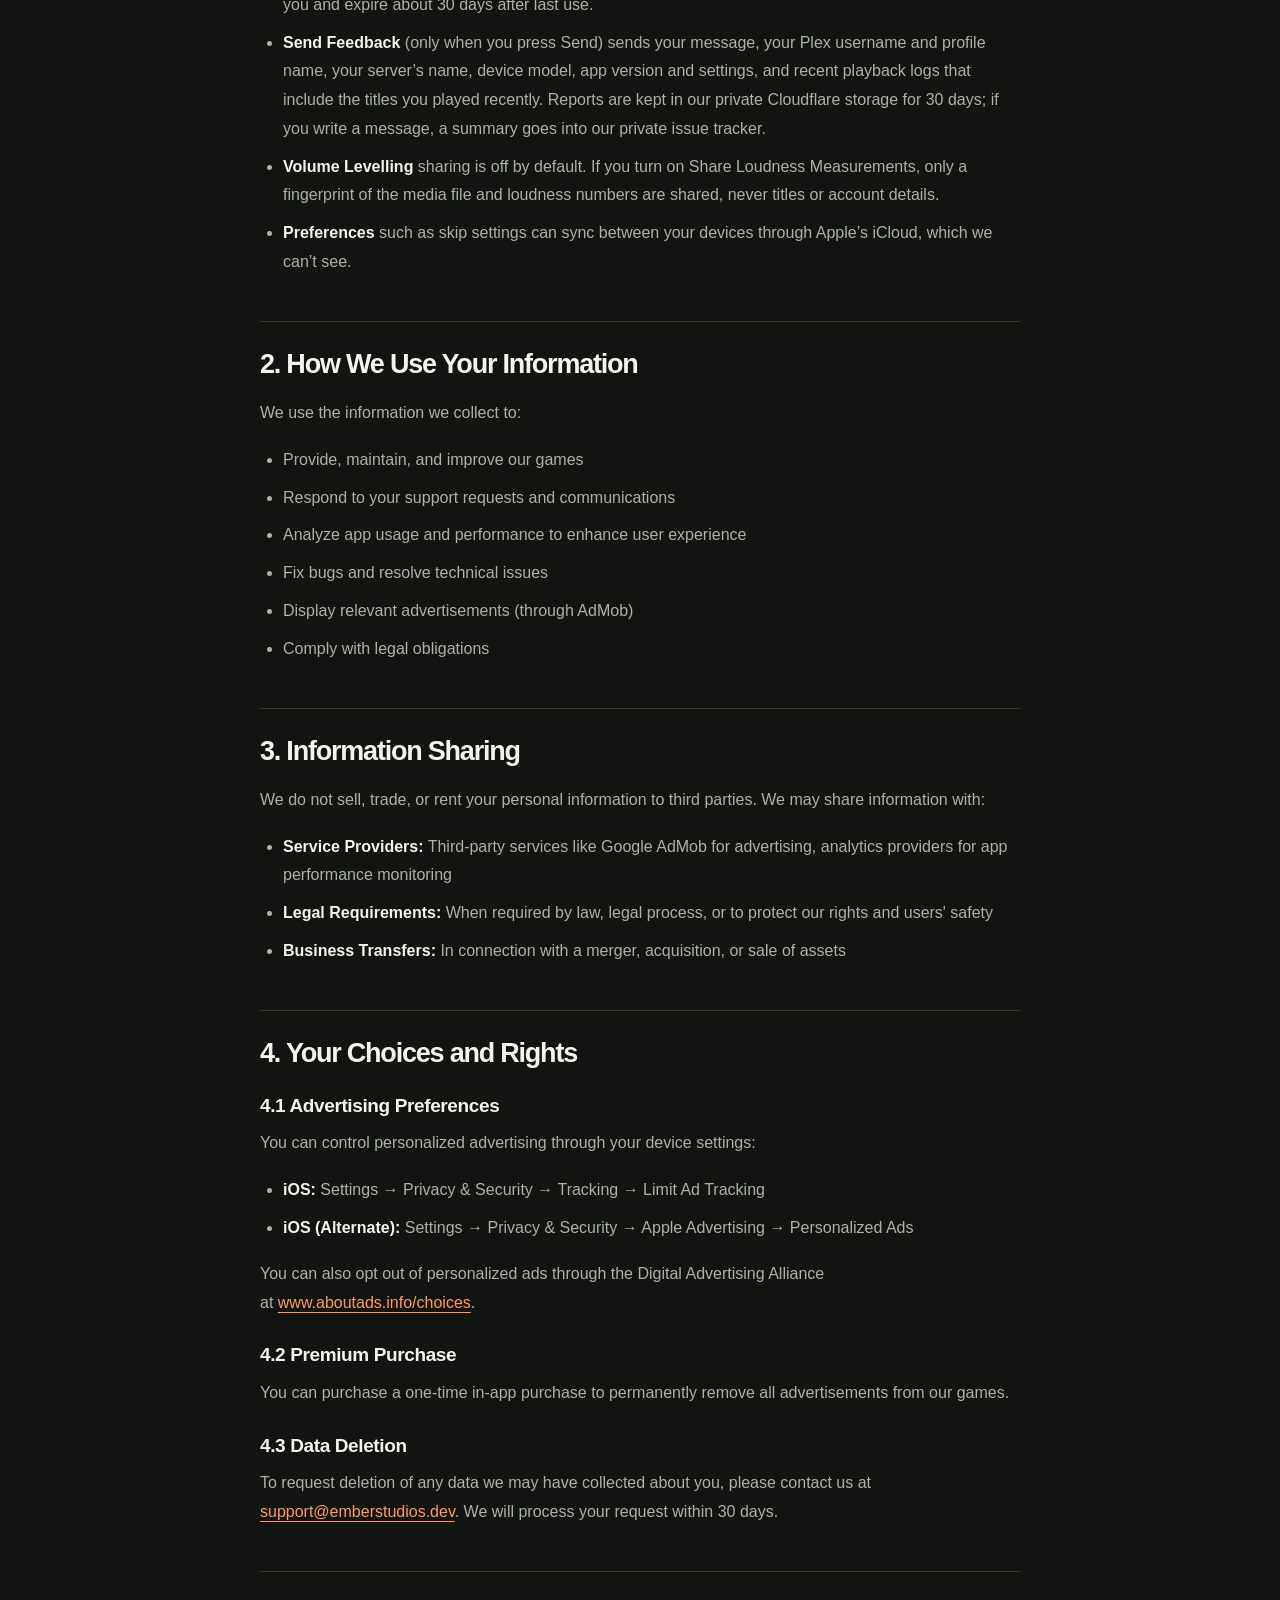
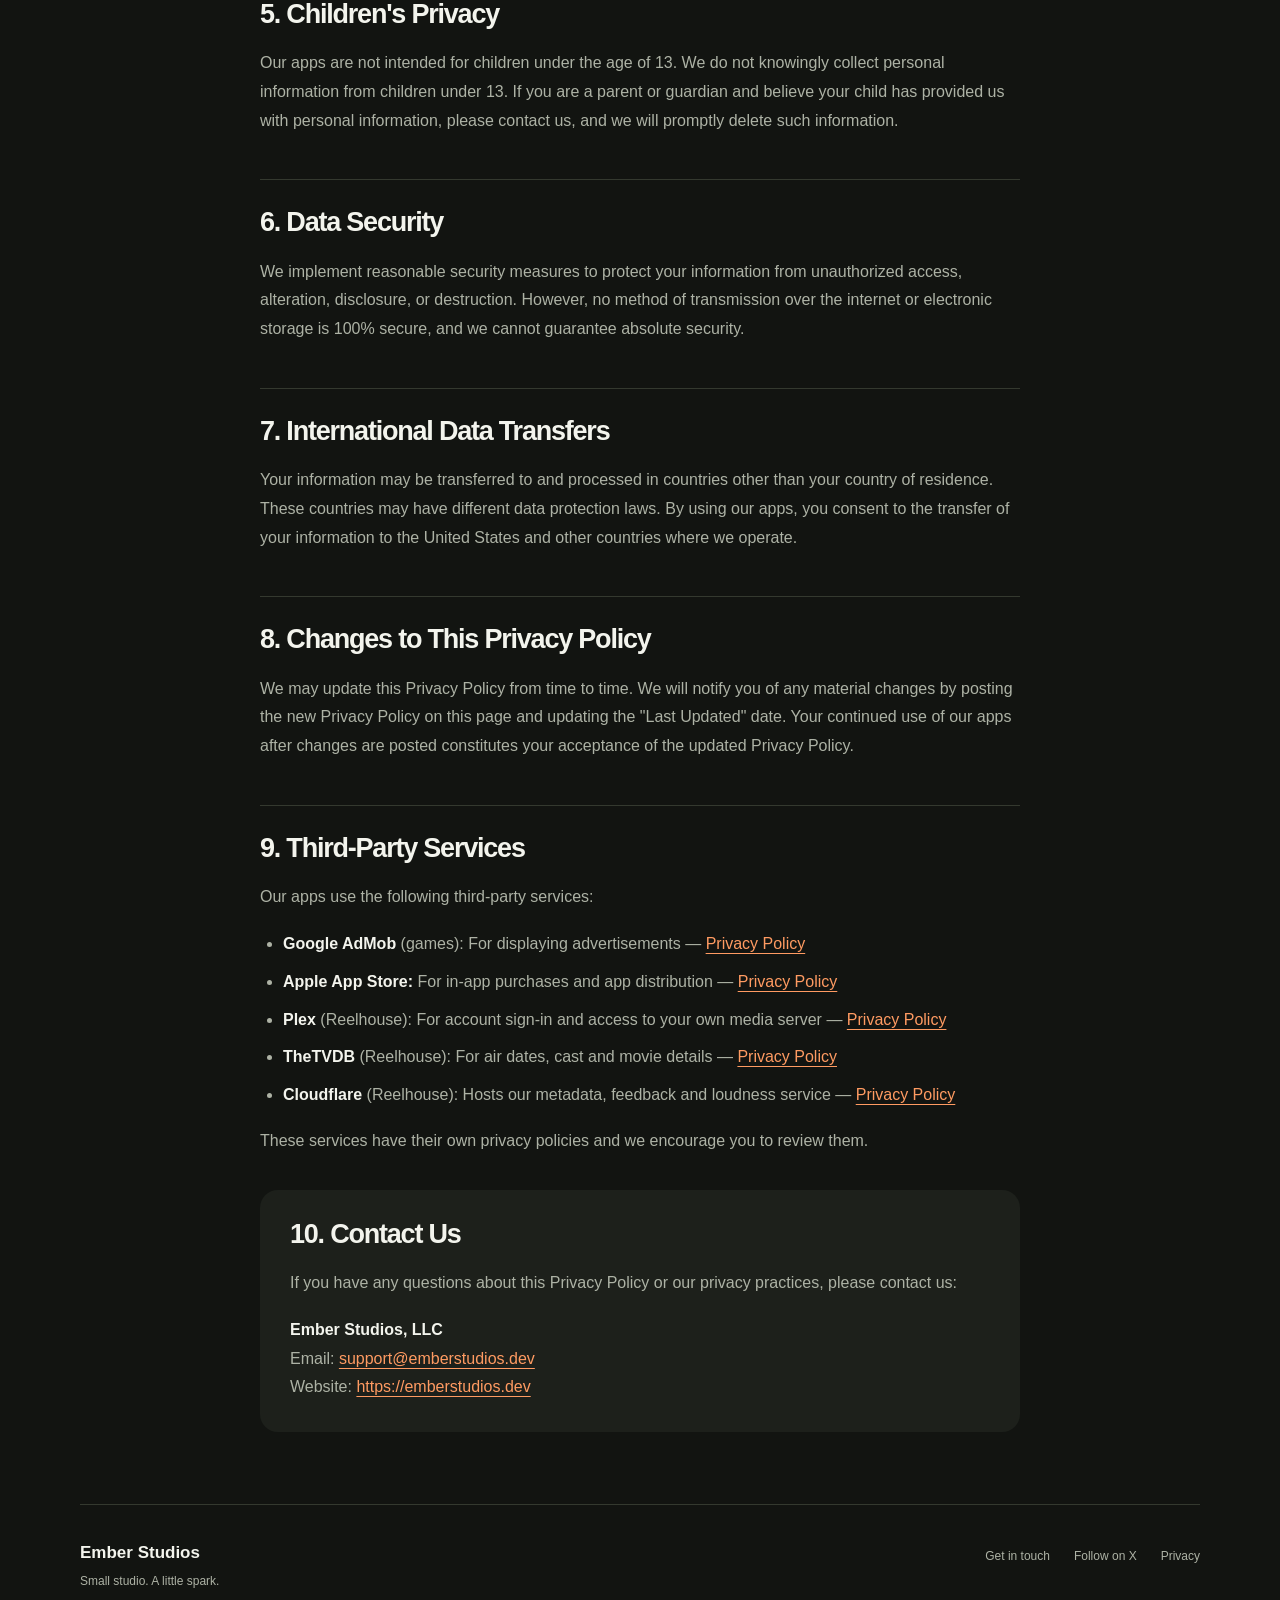
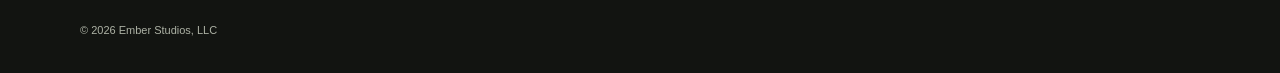
<file: privacy.html>
<!DOCTYPE html>
<html lang="en">
<head>
  <meta charset="UTF-8">
  <meta name="viewport" content="width=device-width, initial-scale=1.0">
  <title>Privacy Policy — Ember Studios</title>
  <meta name="description" content="Privacy Policy for Ember Studios apps and games.">
  <link rel="apple-touch-icon" sizes="180x180" href="apple-touch-icon.png">
  <link rel="icon" type="image/png" sizes="32x32" href="favicon-32x32.png">
  <link rel="icon" type="image/png" sizes="16x16" href="favicon-16x16.png">
  <link rel="icon" href="favicon.ico">
  <link rel="stylesheet" href="style.css?v=20260923">
</head>
<body>
  <a class="skip-link" href="#main">Skip to content</a>
  <header class="site-header">
    <a class="brand" href="index.html" aria-label="Ember Studios home">
      <img src="logo.png" alt="" width="36" height="50">
      <span>Ember Studios</span>
    </a>
    <nav aria-label="Main navigation">
      <a href="games.html">Games</a>
      <a href="apps.html">Apps</a>
      <a href="about.html">About</a>
      <a href="contact.html">Contact</a>
    </nav>
  </header>
  <main id="main" tabindex="-1">
    <div class="page">
      <a href="/" class="back-link">&larr; Back to Ember Studios</a>

      <h1>Privacy Policy</h1>
      <p class="last-updated"><strong>Last Updated:</strong> September 30, 2026</p>

      <p>Ember Studios, LLC ("we," "us," or "our") is committed to protecting your privacy. This Privacy Policy explains how we collect, use, and safeguard information when you use our mobile applications and services.</p>

      <h2>1. Information We Collect</h2>

      <h3>1.1 Information You Provide</h3>
      <p>We do not require you to create an account or provide personal information to use our games. Any information you voluntarily provide is limited to:</p>
      <ul>
        <li>Contact information if you reach out to us for support</li>
        <li>Feedback or bug reports you submit</li>
      </ul>

      <h3>1.2 Automatically Collected Information</h3>
      <p>When you use our apps, we may automatically collect certain information, including:</p>
      <ul>
        <li><strong>Device Information:</strong> Device type, operating system version, unique device identifiers</li>
        <li><strong>Usage Data:</strong> Game progress, session duration, features used, and in-app interactions</li>
        <li><strong>Performance Data:</strong> Crash reports and technical diagnostics to improve app stability</li>
      </ul>

      <h3>1.3 Advertising Data</h3>
      <p>Our apps display advertisements through Google AdMob. AdMob may collect and use:</p>
      <ul>
        <li>Advertising identifiers (IDFA on iOS)</li>
        <li>IP address and general location (country/region level)</li>
        <li>Device and network information</li>
        <li>Ad interaction data</li>
      </ul>
      <p>For more information about AdMob's data practices, please review <a href="https://policies.google.com/privacy" target="_blank" rel="noopener">Google's Privacy Policy</a>. Advertising applies to our games only; Reelhouse contains no advertising.</p>

      <h3>1.4 Reelhouse (Apple TV), formerly Airdate</h3>
      <p>Reelhouse is a player for your own Plex library. It has no ads, no analytics and no third-party SDKs, and you don’t create an account with us. The full, detailed policy is at <a href="https://reelhouse.net/privacy">reelhouse.net/privacy</a>. In short:</p>
      <ul>
        <li><strong>Plex:</strong> Reelhouse signs in through Plex’s own link page and talks to plex.tv and your Plex Media Server to browse and play your library. The access token stays in your device’s Keychain; we never receive it. See the <a href="https://www.plex.tv/about/privacy-legal/" target="_blank" rel="noopener">Plex Privacy Policy</a>.</li>
        <li><strong>Air dates, cast and movie details</strong> come from TheTVDB through a small service we run on Cloudflare. The app sends show and movie IDs, and for shows without an ID, their titles, plus cast names and your device’s country and language. No account, token or device ID is sent. Cached answers aren’t linked to you and expire about 30 days after last use.</li>
        <li><strong>Send Feedback</strong> (only when you press Send) sends your message, your Plex username and profile name, your server’s name, device model, app version and settings, and recent playback logs that include the titles you played recently. Reports are kept in our private Cloudflare storage for 30 days; if you write a message, a summary goes into our private issue tracker.</li>
        <li><strong>Volume Levelling</strong> sharing is off by default. If you turn on Share Loudness Measurements, only a fingerprint of the media file and loudness numbers are shared, never titles or account details.</li>
        <li><strong>Preferences</strong> such as skip settings can sync between your devices through Apple’s iCloud, which we can’t see.</li>
      </ul>

      <h2>2. How We Use Your Information</h2>
      <p>We use the information we collect to:</p>
      <ul>
        <li>Provide, maintain, and improve our games</li>
        <li>Respond to your support requests and communications</li>
        <li>Analyze app usage and performance to enhance user experience</li>
        <li>Fix bugs and resolve technical issues</li>
        <li>Display relevant advertisements (through AdMob)</li>
        <li>Comply with legal obligations</li>
      </ul>

      <h2>3. Information Sharing</h2>
      <p>We do not sell, trade, or rent your personal information to third parties. We may share information with:</p>
      <ul>
        <li><strong>Service Providers:</strong> Third-party services like Google AdMob for advertising, analytics providers for app performance monitoring</li>
        <li><strong>Legal Requirements:</strong> When required by law, legal process, or to protect our rights and users' safety</li>
        <li><strong>Business Transfers:</strong> In connection with a merger, acquisition, or sale of assets</li>
      </ul>

      <h2>4. Your Choices and Rights</h2>

      <h3>4.1 Advertising Preferences</h3>
      <p>You can control personalized advertising through your device settings:</p>
      <ul>
        <li><strong>iOS:</strong> Settings → Privacy & Security → Tracking → Limit Ad Tracking</li>
        <li><strong>iOS (Alternate):</strong> Settings → Privacy & Security → Apple Advertising → Personalized Ads</li>
      </ul>
      <p>You can also opt out of personalized ads through the Digital Advertising Alliance at <a href="http://www.aboutads.info/choices/" target="_blank" rel="noopener">www.aboutads.info/choices</a>.</p>

      <h3>4.2 Premium Purchase</h3>
      <p>You can purchase a one-time in-app purchase to permanently remove all advertisements from our games.</p>

      <h3>4.3 Data Deletion</h3>
      <p>To request deletion of any data we may have collected about you, please contact us at <a href="mailto:support@emberstudios.dev">support@emberstudios.dev</a>. We will process your request within 30 days.</p>

      <h2>5. Children's Privacy</h2>
      <p>Our apps are not intended for children under the age of 13. We do not knowingly collect personal information from children under 13. If you are a parent or guardian and believe your child has provided us with personal information, please contact us, and we will promptly delete such information.</p>

      <h2>6. Data Security</h2>
      <p>We implement reasonable security measures to protect your information from unauthorized access, alteration, disclosure, or destruction. However, no method of transmission over the internet or electronic storage is 100% secure, and we cannot guarantee absolute security.</p>

      <h2>7. International Data Transfers</h2>
      <p>Your information may be transferred to and processed in countries other than your country of residence. These countries may have different data protection laws. By using our apps, you consent to the transfer of your information to the United States and other countries where we operate.</p>

      <h2>8. Changes to This Privacy Policy</h2>
      <p>We may update this Privacy Policy from time to time. We will notify you of any material changes by posting the new Privacy Policy on this page and updating the "Last Updated" date. Your continued use of our apps after changes are posted constitutes your acceptance of the updated Privacy Policy.</p>

      <h2>9. Third-Party Services</h2>
      <p>Our apps use the following third-party services:</p>
      <ul>
        <li><strong>Google AdMob</strong> (games): For displaying advertisements — <a href="https://policies.google.com/privacy" target="_blank" rel="noopener">Privacy Policy</a></li>
        <li><strong>Apple App Store:</strong> For in-app purchases and app distribution — <a href="https://www.apple.com/legal/privacy/" target="_blank" rel="noopener">Privacy Policy</a></li>
        <li><strong>Plex</strong> (Reelhouse): For account sign-in and access to your own media server — <a href="https://www.plex.tv/about/privacy-legal/" target="_blank" rel="noopener">Privacy Policy</a></li>
        <li><strong>TheTVDB</strong> (Reelhouse): For air dates, cast and movie details — <a href="https://thetvdb.com/privacy-policy" target="_blank" rel="noopener">Privacy Policy</a></li>
        <li><strong>Cloudflare</strong> (Reelhouse): Hosts our metadata, feedback and loudness service — <a href="https://www.cloudflare.com/privacypolicy/" target="_blank" rel="noopener">Privacy Policy</a></li>
      </ul>
      <p>These services have their own privacy policies and we encourage you to review them.</p>

      <div class="contact">
        <h2>10. Contact Us</h2>
        <p>If you have any questions about this Privacy Policy or our privacy practices, please contact us:</p>
        <p>
          <strong>Ember Studios, LLC</strong><br>
          Email: <a href="mailto:support@emberstudios.dev">support@emberstudios.dev</a><br>
          Website: <a href="https://emberstudios.dev">https://emberstudios.dev</a>
        </p>
      </div>

    </div>
  </main>
  <footer class="site-footer">
    <div><a class="footer-brand" href="index.html">Ember Studios</a><p>Small studio. A little spark.</p></div>
    <nav aria-label="Footer navigation">
      <a href="contact.html">Get in touch</a>
      <a href="https://x.com/EmberStudiosHQ" target="_blank" rel="noopener noreferrer">Follow on X</a>
      <a href="privacy.html" aria-current="page">Privacy</a>
    </nav>
    <p class="copyright">&copy; 2026 Ember Studios, LLC</p>
  </footer>
</body>
</html>
</file>
<file: style.css>
*, *::before, *::after { box-sizing: border-box; }
:root {
  color-scheme: dark;
  --bg: #121411;
  --surface: #1d201b;
  --text: #f3f4ed;
  --muted: #adb2a5;
  --ember: #ff9b62;
  --line: #34392f;
  --meadow: #dce9bd;
  --ink: #25331e;
}
html { scroll-behavior: smooth; scroll-padding-top: 2rem; }
body { margin: 0; background: var(--bg); color: var(--text); font-family: -apple-system, BlinkMacSystemFont, "Segoe UI", sans-serif; font-size: 17px; line-height: 1.65; -webkit-font-smoothing: antialiased; }
a { color: inherit; text-underline-offset: .25em; }
a:hover { text-decoration-thickness: 2px; }
a:focus-visible { outline: 3px solid var(--ember); outline-offset: 6px; border-radius: 3px; }
img { display: block; max-width: 100%; height: auto; }
h1, h2, h3, p { margin: 0; }
h1, h2, h3 { font-family: ui-rounded, "SF Pro Rounded", -apple-system, BlinkMacSystemFont, "Segoe UI", sans-serif; line-height: 1.08; letter-spacing: -.045em; font-weight: 650; text-wrap: balance; }
h2 { font-size: clamp(1.8rem, 3.2vw, 2.6rem); }
p { text-wrap: pretty; }
.site-header, .home-main, .product-page, .site-footer { width: min(1120px, calc(100% - 80px)); margin-inline: auto; }
.site-header { min-height: 110px; display: flex; align-items: center; justify-content: space-between; gap: 30px; border-bottom: 1px solid var(--line); }
.brand { display: inline-flex; align-items: center; gap: 11px; font-size: 21px; font-weight: 650; letter-spacing: -.04em; text-decoration: none; white-space: nowrap; }
.brand img { width: 33px; height: 46px; object-fit: contain; }
.site-header nav { display: flex; gap: 30px; }
.site-header nav a { font-size: 14px; text-decoration: none; color: var(--muted); padding-block: 12px; }
.site-header nav a:hover, .site-header nav a[aria-current] { color: var(--text); }
.site-header nav a[aria-current] { box-shadow: 0 2px var(--ember); }
.skip-link { position: fixed; z-index: 10; top: 12px; left: 12px; background: var(--text); color: var(--bg); padding: 10px 20px; transform: translateY(-160%); }
.skip-link:focus { transform: translateY(0); }
.hero { display: grid; grid-template-columns: 1fr 230px; gap: 48px; align-items: center; padding: 88px 0 90px; }
.hero h1 { font-size: clamp(2.7rem, 4.9vw, 4.15rem); max-width: 820px; }
.hero-copy > p { color: var(--muted); margin: 26px 0 30px; font-size: 18px; line-height: 1.65; }
.hero-mascot { position: relative; padding: 12px 14px; }
.hero-mascot::before { content: ""; position: absolute; inset: 15% -20%; background: radial-gradient(ellipse, #c47c3324, transparent 70%); z-index: -1; }
.hero-mascot img { width: 195px; margin-inline: auto; transform: rotate(5deg); }
.button { display: inline-flex; align-items: center; justify-content: center; min-height: 48px; padding: 12px 23px; border: 1px solid transparent; border-radius: 9px; font-size: 14px; line-height: 1.4; font-weight: 650; text-decoration: none; transition: background .18s, transform .18s; }
.button:hover { transform: translateY(-2px); }
.button-primary { background: var(--ember); color: #2f1c10; }
.button-primary:hover { background: #ffae7f; }
.button-dark { background: var(--ink); color: #fff; }
.button-dark:hover { background: #374b2c; }
.button-light { background: #f3f4ed; color: #20252e; }
.button-light:hover { background: #dce3ef; }
.button-outline { border-color: #656e59; color: var(--text); }
.button-outline:hover { background: var(--surface); }
.section-heading { display: flex; align-items: baseline; justify-content: space-between; gap: 24px; margin-bottom: 24px; }
.section-heading h2 { font-size: 23px; letter-spacing: -.03em; }
.section-heading p { font-size: 14px; color: var(--muted); }
.product { display: grid; grid-template-columns: .85fr 1.15fr; align-items: center; gap: 30px; min-height: 500px; border-radius: 24px; padding: 52px; overflow: hidden; }
.product + .product { margin-top: 24px; }
.product-meowers { background: var(--meadow); color: var(--ink); }
.product-meowers a:focus-visible { outline-color: var(--ink); }
.product-airdate { background: #242c38; color: #f4f5f9; }
.product-copy { position: relative; z-index: 1; }
.platform { font-size: 13px; font-weight: 550; display: flex; gap: 12px; align-items: center; margin-bottom: 18px; }
.product h3, .product h1 { font-size: 55px; margin-bottom: 17px; }
.product-pitch { font-size: 26px; font-weight: 550; letter-spacing: -.035em; line-height: 1.2; margin-bottom: 18px; }
.product-copy > p:not([class]) { font-size: 16px; line-height: 1.7; max-width: 365px; margin-bottom: 25px; }
.product-airdate .product-copy > p:not([class]), .product-airdate .platform { color: #c0cbdd; }
.status { display: inline-flex; align-items: center; gap: 6px; font-size: 11px; border: 1px solid #8494b0; padding: 2px 9px; border-radius: 20px; white-space: nowrap; color: #e3e9f3; }
.status::before { content: ""; width: 5px; height: 5px; border-radius: 50%; background: #c6d7a0; }
.product-copy .availability { font-size: 12px; margin: 13px 0 0; color: #c0cbdd; }
.phone-stage { min-width: 0; display: flex; align-items: center; justify-content: center; gap: 20px; position: relative; padding: 20px 0; }
.phone { flex: 0 1 180px; padding: 6px; border-radius: 26px; background: #20261c; border: 1px solid #59644c; box-shadow: 0 24px 35px -16px #34421b75; }
.phone img { width: 100%; border-radius: 20px; }
.phone-secondary { transform: rotate(-9deg) translateY(6px); }
.phone-primary { transform: rotate(8deg) translateY(-3px); }
.tv-stage { min-width: 0; padding-block: 30px 14px; perspective: 1000px; }
.tv { padding: 7px; background: #11151b; border: 1px solid #546177; border-radius: 11px; box-shadow: 0 30px 55px -20px #0009; }
.tv img { width: 100%; border-radius: 5px; }
.tv-stand { width: 28%; height: 23px; margin: 0 auto; background: linear-gradient(90deg, #374354, #677387, #374354); clip-path: polygon(37% 0, 63% 0, 68% 75%, 100% 85%, 100% 100%, 0 100%, 0 85%, 32% 75%); }
.founder { display: grid; grid-template-columns: 190px 1fr; align-items: center; gap: 65px; max-width: 840px; margin: 112px auto; }
.founder-photo { padding: 8px; border: 1px solid #515a43; border-radius: 100px 100px 28px 28px; transform: rotate(-4deg); }
.founder-photo img { border-radius: 100px 100px 22px 22px; width: 100%; aspect-ratio: 4/5; object-fit: cover; }
.founder p { color: var(--muted); margin: 22px 0; font-size: 16px; }
.text-link { color: var(--ember); font-size: 14px; font-weight: 550; }
.hello { display: flex; align-items: center; justify-content: space-between; gap: 30px; border-top: 1px solid var(--line); padding: 44px 0 58px; }
.hello h2 { font-size: 27px; }
.hello p { color: var(--muted); font-size: 15px; margin-top: 10px; }
.hello .button { flex-shrink: 0; }
.site-footer { display: grid; grid-template-columns: 1fr auto; align-items: start; gap: 24px; padding: 34px 0; border-top: 1px solid var(--line); }
.footer-brand { font-size: 17px; font-weight: 650; text-decoration: none; }
.site-footer p { font-size: 12px; color: var(--muted); margin-top: 5px; }
.site-footer nav { display: flex; gap: 24px; flex-wrap: wrap; }
.site-footer nav a { font-size: 12px; color: var(--muted); text-decoration: none; padding-block: 8px; }
.site-footer nav a:hover { color: var(--ember); }
.site-footer .copyright { grid-column: 1 / -1; font-size: 11px; }
/* Product details */
.product-page { padding-top: 32px; }
.back-link { display: inline-block; font-size: 13px; color: var(--muted); margin-bottom: 25px; }
.product-detail { min-height: 490px; }
.product-detail .product-copy .availability { margin: 0 0 22px; }
.product-detail.product-meowers .availability { color: #475937; }
.product-features { display: grid; grid-template-columns: .9fr 1.1fr; gap: 80px; margin: 90px 0; }
.product-features > div p { color: var(--muted); margin-top: 20px; max-width: 350px; }
.product-features ul { list-style: none; padding: 0; margin: 0; display: grid; gap: 24px; }
.product-features li { color: var(--muted); font-size: 15px; line-height: 1.7; }
.product-features strong { display: block; color: var(--text); font-size: 18px; margin-bottom: 5px; }
.screenshots-section > p { color: var(--muted); margin-top: 15px; font-size: 14px; }
.screenshots { display: grid; grid-template-columns: repeat(3, minmax(0, 1fr)); gap: 26px; margin: 30px 0 55px; }
.screenshots figure { min-width: 0; margin: 0; }
.screenshots a { display: block; border-radius: 14px; }
.screenshots img { width: 100%; border-radius: 14px; border: 1px solid var(--line); }
.screenshots-meowers { max-width: 780px; margin-inline: auto; gap: 40px; }
.screenshots figcaption { font-size: 13px; color: var(--muted); margin-top: 13px; }
.app-icon { display: block; width: 104px; height: auto; aspect-ratio: 5 / 3; object-fit: cover; border-radius: 12px; margin-bottom: 22px; box-shadow: 0 14px 26px -12px #000a, 0 0 0 1px #ffffff14; }
.product-detail .app-icon { width: 128px; border-radius: 14px; }
.eyebrow { font-size: 13px; font-weight: 550; color: var(--ember); display: flex; gap: 12px; align-items: center; margin-bottom: 16px; }
.levelling, .cast-feature { display: grid; align-items: center; gap: 60px; border-radius: 24px; padding: 56px; margin-top: 24px; }
.levelling { grid-template-columns: 1fr 1fr; background: linear-gradient(135deg, #2b2016, #1d201b 70%); border: 1px solid #4a3a2b; }
.levelling h2, .cast-feature h2 { font-size: 40px; letter-spacing: -.035em; line-height: 1.1; margin-bottom: 18px; }
.levelling-copy > p, .cast-copy > p { color: var(--muted); font-size: 16px; line-height: 1.7; max-width: 440px; }
.levelling ul { list-style: none; padding: 0; margin: 22px 0; display: grid; gap: 12px; max-width: 440px; }
.levelling li { color: var(--text); font-size: 15px; line-height: 1.55; padding-left: 26px; position: relative; }
.levelling li::before { content: ""; position: absolute; left: 0; top: .6em; width: 12px; height: 2px; border-radius: 2px; background: var(--ember); }
.levelling .levelling-note { font-size: 13px; }
.levelling .status { color: var(--text); border-color: #7a6450; }
.levelling-chart { margin: 0; min-width: 0; }
.levelling-chart svg { width: 100%; height: auto; display: block; }
.levelling-chart rect { fill: var(--ember); }
.levelling-chart rect.trim { fill: none; stroke: #ff9b6280; stroke-width: 1.5; stroke-dasharray: 4 4; }
.levelling-chart .target { stroke: #f3f4ed55; stroke-width: 1; stroke-dasharray: 2 5; }
.levelling-chart text { fill: var(--muted); font-size: 13px; font-family: inherit; }
.levelling-chart figcaption { display: flex; align-items: center; gap: 8px; flex-wrap: wrap; font-size: 12px; color: var(--muted); margin-top: 16px; }
.key { display: inline-block; width: 12px; height: 12px; border-radius: 3px; }
.key-trim { border: 1.5px dashed #ff9b62aa; }
.key-level { background: var(--ember); margin-left: 12px; }
.cast-feature { grid-template-columns: .8fr 1.2fr; background: #242c38; color: #f4f5f9; }
.cast-feature .eyebrow { color: #c6d7a0; }
.cast-feature .cast-copy > p { color: #c0cbdd; }
.cast-shots { display: grid; gap: 18px; min-width: 0; }
.cast-shots figure { margin: 0; min-width: 0; }
.cast-shots a { display: block; border-radius: 12px; }
.cast-shots img { width: 100%; border-radius: 12px; border: 1px solid #546177; box-shadow: 0 24px 40px -22px #000c; }
.cast-shots figcaption { font-size: 13px; color: #c0cbdd; margin-top: 10px; }
.fine-print { max-width: 750px; color: var(--muted); font-size: 12px; margin-bottom: 45px; }
/* Studio, contact, and legal pages */
main:has(> .page) { width: min(760px, calc(100% - 80px)); margin-inline: auto; padding: 42px 0 72px; }
.page h1 { font-size: clamp(2.5rem, 5vw, 3.7rem); margin: 8px 0 26px; }
.page h2 { font-size: 27px; margin: 44px 0 20px; padding-top: 28px; border-top: 1px solid var(--line); }
.page h3 { font-size: 19px; margin: 28px 0 13px; letter-spacing: -.02em; }
.page p, .page li { color: var(--muted); font-size: 16px; line-height: 1.8; }
.page p { margin-bottom: 18px; }
.page li { margin-bottom: 9px; }
.page ul { padding-left: 23px; }
.page strong { color: var(--text); font-weight: 600; }
.page a:not(.back-link) { color: var(--ember); overflow-wrap: anywhere; }
.headshot { width: 140px; height: 174px; object-fit: cover; border-radius: 70px 70px 18px 18px; margin: 0 0 25px; }
.contact { padding: 30px; background: var(--surface); border-radius: 18px; margin-top: 34px; }
.contact h2 { border: 0; padding: 0; margin-top: 0; }
.contact p:last-child { margin-bottom: 0; }
.page .last-updated { font-size: 13px; }
@media (min-width: 1450px) { .hero { padding-block: 100px; } }
@media (max-width: 1000px) {
  .hero { grid-template-columns: 1fr 170px; gap: 25px; }
  .hero h1 { font-size: 48px; }
  .product { padding: 35px; gap: 25px; min-height: 460px; }
  .product h3, .product h1 { font-size: 44px; }
  .phone-stage { gap: 12px; }
  .phone { flex-basis: 155px; border-radius: 22px; }
  .phone img { border-radius: 16px; }
  .product-features { gap: 45px; }
  .levelling, .cast-feature { padding: 40px; gap: 40px; }
  .levelling h2, .cast-feature h2 { font-size: 34px; }
}
@media (max-width: 760px) {
  .site-header, .home-main, .product-page, .site-footer { width: calc(100% - 40px); }
  .site-header { min-height: 95px; gap: 16px; }
  .brand { font-size: 18px; gap: 7px; }
  .site-header nav { gap: 16px; }
  .site-header nav a { font-size: 12px; }
  .hero { grid-template-columns: 1fr 110px; padding: 60px 0; gap: 16px; }
  .hero h1 { font-size: clamp(32px, 5.4vw, 43px); }
  .hero-copy > p { font-size: 16px; }
  .hero-mascot { padding: 0; }
  .desktop-break { display: none; }
  .section-heading { display: block; }
  .section-heading h2 { font-size: 22px; }
  .section-heading p { margin-top: 8px; }
  .product { grid-template-columns: 1fr; gap: 30px; padding: 36px; }
  .product-copy > p:not([class]) { max-width: 480px; }
  .product h3, .product h1 { font-size: 48px; }
  .phone-stage { padding: 10px 15px 20px; gap: 25px; }
  .phone { flex-basis: 170px; }
  .tv-stage { padding-top: 0; }
  .founder { gap: 35px; grid-template-columns: 145px 1fr; margin-block: 80px; }
  .founder h2 { font-size: 30px; }
  .product-features { grid-template-columns: 1fr; gap: 35px; margin-block: 60px; }
  .product-features > div p { max-width: 100%; }
  .levelling, .cast-feature { grid-template-columns: 1fr; padding: 36px; }
  .screenshots { gap: 18px; }
  .screenshots-airdate { grid-template-columns: 1fr; }
  .screenshots-meowers { gap: 15px; }
  .hello h2 { font-size: 24px; }
  .site-footer { gap: 24px; }
  .site-footer nav { gap: 15px; }
  main:has(> .page) { width: calc(100% - 40px); }
}
@media (max-width: 480px) {
  .site-header { flex-direction: column; justify-content: center; gap: 5px; padding: 17px 0 10px; }
  .brand img { width: 25px; height: 35px; }
  .site-header nav { justify-content: space-between; width: 100%; max-width: 300px; }
  .site-header nav a { font-size: 13px; padding: 8px 6px; }
  .hero { position: relative; display: block; padding: 42px 0 45px; }
  .hero h1 { font-size: clamp(32px, 8.9vw, 42px); letter-spacing: -.045em; }
  .hero-mascot { display: none; }
  .hero-copy > p { margin-block: 21px 24px; }
  .product { padding: 28px 24px; border-radius: 19px; gap: 30px; }
  .product h3, .product h1 { font-size: 44px; }
  .product-pitch { font-size: 25px; }
  .product-copy > p:not([class]) { font-size: 15px; }
  .phone-stage { gap: 13px; padding-inline: 3px; }
  .phone { padding: 4px; border-radius: 20px; }
  .phone img { border-radius: 15px; }
  .founder { grid-template-columns: 1fr; gap: 30px; margin: 65px 4px; }
  .founder-photo { width: 130px; }
  .founder h2 { font-size: 31px; }
  .hello { display: block; padding: 33px 0 40px; }
  .hello .button { margin-top: 24px; }
  .site-footer { grid-template-columns: 1fr; gap: 18px; }
  .site-footer .copyright { margin-top: 0; }
  .screenshots-meowers { grid-template-columns: 1fr; max-width: 260px; gap: 30px; }
  .screenshots figcaption { text-align: center; }
  .contact { padding: 24px; }
  .levelling, .cast-feature { padding: 28px 24px; border-radius: 19px; gap: 30px; }
  .levelling h2, .cast-feature h2 { font-size: 30px; }
  .app-icon, .product-detail .app-icon { width: 92px; border-radius: 10px; }
}
@media (prefers-reduced-motion: reduce) {
  html { scroll-behavior: auto; }
  *, *::before, *::after { transition: none !important; animation: none !important; }
  .button:hover { transform: none; }
}
</file>
